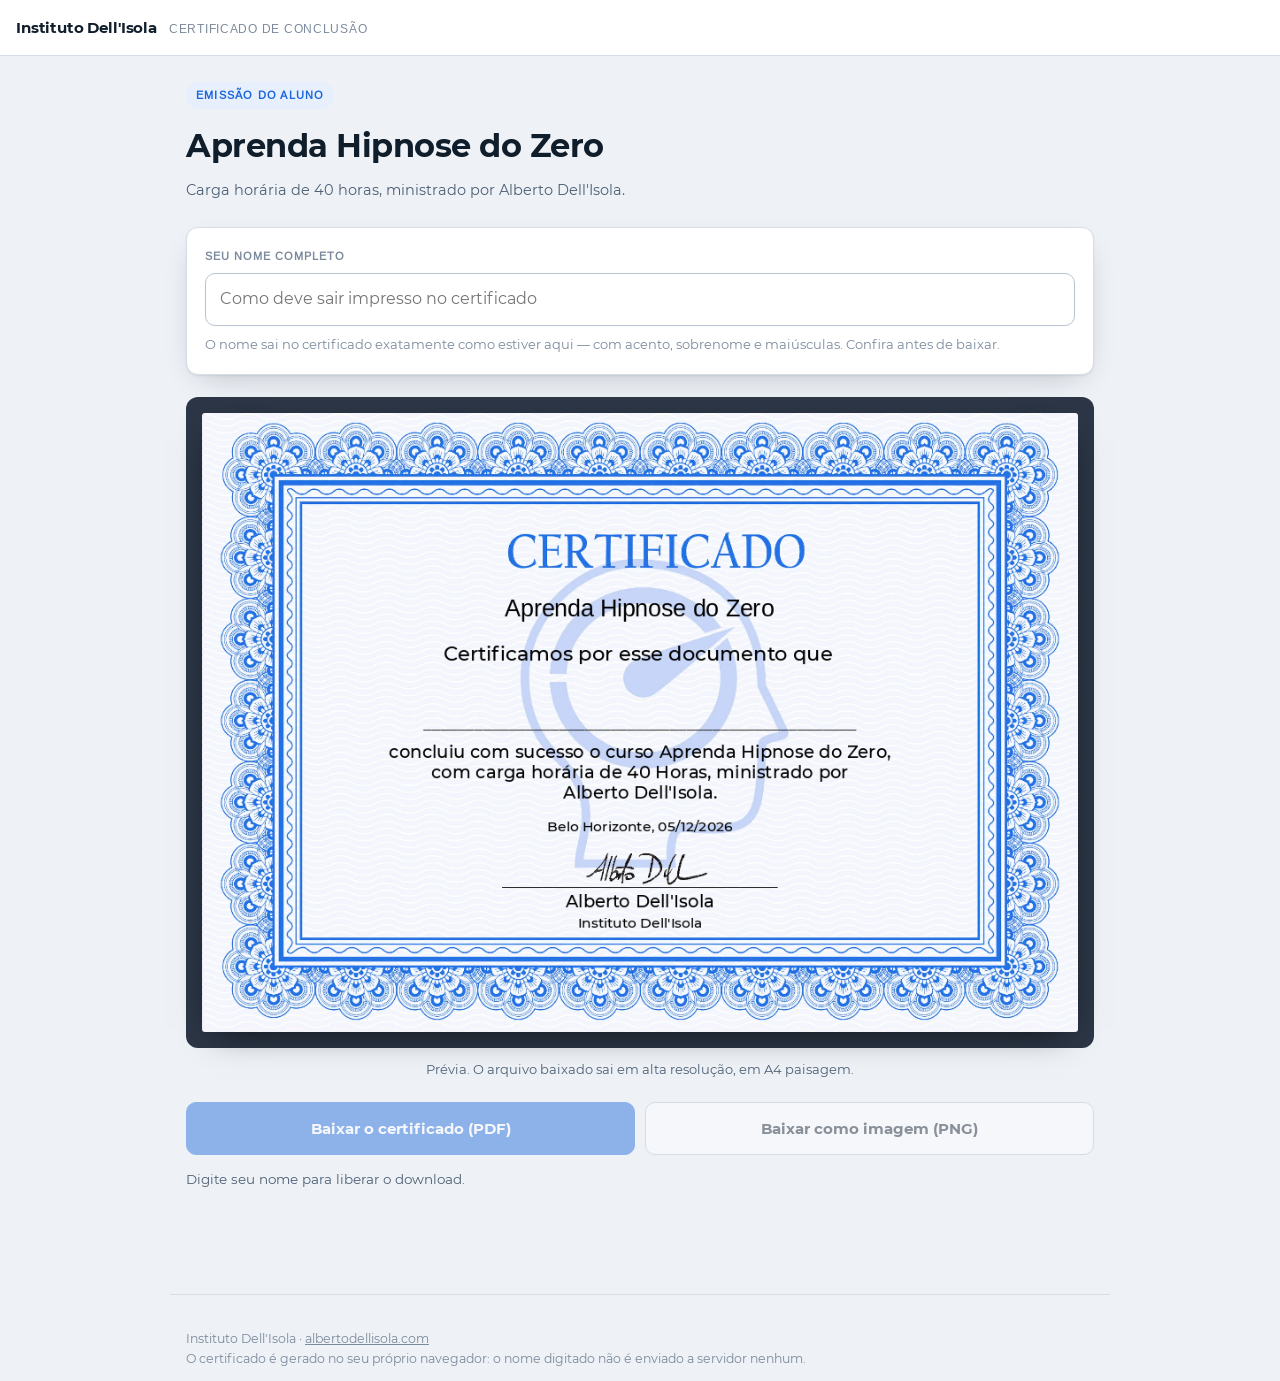
<file: certificado/index.html>
<!doctype html>
<html lang="pt-BR">
<meta charset="utf-8">
<meta name="viewport" content="width=device-width,initial-scale=1">
<title>Certificado — Aprenda Hipnose do Zero</title>
<meta name="description" content="Emita o certificado de conclusão do curso Aprenda Hipnose do Zero, do Instituto Dell'Isola.">

<style>
@font-face{font-family:'Montserrat';font-weight:400;font-style:normal;font-display:swap;src:url(../certificados-assets/fontes/Montserrat-Regular.woff2) format('woff2')}
@font-face{font-family:'Montserrat';font-weight:500;font-style:normal;font-display:swap;src:url(../certificados-assets/fontes/Montserrat-Medium.woff2) format('woff2')}
@font-face{font-family:'Montserrat';font-weight:700;font-style:normal;font-display:swap;src:url(../certificados-assets/fontes/Montserrat-Bold.woff2) format('woff2')}
@font-face{font-family:'DancingScript';font-weight:400;font-style:normal;font-display:swap;src:url(../certificados-assets/fontes/DancingScript-Regular.woff2) format('woff2')}
@font-face{font-family:'Arimo';font-weight:400;font-style:normal;font-display:swap;src:url(../certificados-assets/fontes/Arimo-Regular.woff2) format('woff2')}

:root{
  --tinta:#101d2a; --tinta-fraca:#4c5f74; --tinta-tenue:#7b8a9c;
  --fundo:#eef1f6; --papel:#ffffff; --palco:#2c3646;
  --traco:#d6dde7; --traco-forte:#b8c4d2;
  --acento:#1A67DC; --acento-forte:#1354b6; --acento-tenue:#e7effc;
  --alerta:#a4442a; --alerta-tenue:#fbeee9;
  --sombra:0 1px 2px rgba(16,29,42,.07), 0 10px 30px -14px rgba(16,29,42,.3);
  --raio:12px;
}
@media (prefers-color-scheme:dark){
  :root:not([data-theme="light"]){
    --tinta:#e6ecf4; --tinta-fraca:#a3b1c2; --tinta-tenue:#74849a;
    --fundo:#0b1118; --papel:#141c26; --palco:#070b10;
    --traco:#233040; --traco-forte:#334357;
    --acento:#6ba3ff; --acento-forte:#8ebaff; --acento-tenue:#132131;
    --alerta:#e08a6d; --alerta-tenue:#2a1a14;
    --sombra:0 1px 2px rgba(0,0,0,.45), 0 10px 32px -14px rgba(0,0,0,.7);
  }
}
:root[data-theme="dark"]{
  --tinta:#e6ecf4; --tinta-fraca:#a3b1c2; --tinta-tenue:#74849a;
  --fundo:#0b1118; --papel:#141c26; --palco:#070b10;
  --traco:#233040; --traco-forte:#334357;
  --acento:#6ba3ff; --acento-forte:#8ebaff; --acento-tenue:#132131;
  --alerta:#e08a6d; --alerta-tenue:#2a1a14;
  --sombra:0 1px 2px rgba(0,0,0,.45), 0 10px 32px -14px rgba(0,0,0,.7);
}

*{box-sizing:border-box}
[hidden]{display:none !important}
body{
  margin:0; background:var(--fundo); color:var(--tinta);
  font-family:'Montserrat','Helvetica Neue',Arial,system-ui,sans-serif;
  font-size:15px; line-height:1.55; -webkit-font-smoothing:antialiased;
}
h1,h2{margin:0; text-wrap:balance; font-weight:700; letter-spacing:-.015em}

.topo{
  background:var(--papel); border-bottom:1px solid var(--traco);
  padding:16px 16px; display:flex; align-items:baseline; gap:12px; flex-wrap:wrap;
}
.topo .marca{font-weight:700; font-size:15px; letter-spacing:-.01em}
.topo .sub{font-family:'Arimo',Arial,sans-serif; font-size:12px; color:var(--tinta-tenue); letter-spacing:.06em; text-transform:uppercase}

main{max-width:940px; margin:0 auto; padding:26px 16px 64px}

.cabeca{margin-bottom:26px}
.cabeca .selo{
  display:inline-block; font-family:'Arimo',Arial,sans-serif; font-size:11px;
  letter-spacing:.11em; text-transform:uppercase; font-weight:700;
  color:var(--acento); background:var(--acento-tenue);
  padding:5px 10px; border-radius:99px; margin-bottom:12px;
}
.cabeca h1{font-size:clamp(23px,5.4vw,32px)}
.cabeca p{margin:8px 0 0; color:var(--tinta-fraca); font-size:14.5px}

.cartao{
  background:var(--papel); border:1px solid var(--traco); border-radius:var(--raio);
  box-shadow:var(--sombra); padding:20px 18px;
}
.rotulo{
  display:block; font-family:'Arimo',Arial,sans-serif; font-size:11px;
  letter-spacing:.09em; text-transform:uppercase; color:var(--tinta-tenue);
  font-weight:700; margin-bottom:8px;
}
.campo{
  width:100%; padding:13px 14px; border:1px solid var(--traco-forte);
  border-radius:10px; background:var(--papel); color:var(--tinta);
  font:inherit; font-size:16px;              /* 16px: abaixo disso o iOS dá zoom */
}
.campo:focus{outline:2px solid var(--acento); outline-offset:1px; border-color:var(--acento)}
.dica{margin:9px 0 0; font-size:13px; color:var(--tinta-tenue); line-height:1.45}

.aviso{
  margin:12px 0 0; padding:11px 13px; border-radius:10px; font-size:13.5px;
  background:var(--alerta-tenue); color:var(--alerta); border:1px solid currentColor;
  display:flex; gap:10px; align-items:center; flex-wrap:wrap;
}
.aviso button{
  font:inherit; font-weight:600; font-size:13px; cursor:pointer;
  background:transparent; color:inherit; border:1px solid currentColor;
  border-radius:8px; padding:5px 10px;
}

.palco{
  margin:22px 0 0; padding:16px; background:var(--palco);
  border-radius:var(--raio); display:flex; justify-content:center;
}
.palco canvas{
  width:100%; height:auto; display:block; border-radius:3px;
  box-shadow:0 10px 34px -14px rgba(0,0,0,.75);
}
.legenda{
  margin:11px 0 0; font-size:13px; color:var(--tinta-fraca);
  text-align:center; text-wrap:balance;
}

.acoes{display:flex; gap:10px; flex-wrap:wrap; margin:22px 0 0}
.bt{
  flex:1 1 210px; padding:14px 18px; border-radius:10px; border:1px solid var(--traco-forte);
  background:var(--papel); color:var(--tinta); cursor:pointer; font:inherit;
  font-weight:600; font-size:15px; display:inline-flex; align-items:center;
  justify-content:center; gap:8px;
}
.bt:hover{border-color:var(--acento); color:var(--acento)}
.bt:focus-visible{outline:2px solid var(--acento); outline-offset:2px}
.bt[disabled]{opacity:.45; cursor:not-allowed}
.bt.forte{background:var(--acento); border-color:var(--acento); color:#fff}
.bt.forte:hover:not([disabled]){background:var(--acento-forte); border-color:var(--acento-forte); color:#fff}

.recado{margin:14px 0 0; font-size:13.5px; color:var(--tinta-fraca); min-height:1.4em}

.rodape{
  margin:40px auto 0; max-width:940px; padding:22px 16px 0;
  border-top:1px solid var(--traco); color:var(--tinta-tenue); font-size:12.5px;
}
.rodape a{color:inherit}
</style>

<header class="topo">
  <span class="marca">Instituto Dell'Isola</span>
  <span class="sub">Certificado de conclusão</span>
</header>

<main>
  <div class="cabeca">
    <span class="selo">Emissão do aluno</span>
    <h1>Aprenda Hipnose do Zero</h1>
    <p id="resumo">Carga horária de 40 horas, ministrado por Alberto Dell'Isola.</p>
  </div>

  <section class="cartao">
    <label class="rotulo" for="nome">Seu nome completo</label>
    <input class="campo" id="nome" type="text" autocomplete="name" spellcheck="false" maxlength="70"
           placeholder="Como deve sair impresso no certificado">
    <p class="dica">O nome sai no certificado exatamente como estiver aqui &mdash; com acento, sobrenome e maiúsculas. Confira antes de baixar.</p>
    <div class="aviso" id="aviso" hidden>
      <span id="avisoTexto"></span>
      <button type="button" id="btArrumar">Arrumar</button>
    </div>
  </section>

  <figure class="palco" style="margin-block-end:0">
    <canvas id="tela" width="990" height="700" aria-label="Prévia do certificado"></canvas>
  </figure>
  <p class="legenda">Prévia. O arquivo baixado sai em alta resolução, em A4 paisagem.</p>

  <div class="acoes">
    <button class="bt forte" id="btPDF" disabled>Baixar o certificado (PDF)</button>
    <button class="bt" id="btPNG" disabled>Baixar como imagem (PNG)</button>
  </div>
  <p class="recado" id="recado" role="status" aria-live="polite">Digite seu nome para liberar o download.</p>
</main>

<footer class="rodape">
  <p>Instituto Dell'Isola &middot; <a href="/">albertodellisola.com</a><br>
  O certificado é gerado no seu próprio navegador: o nome digitado não é enviado a servidor nenhum.</p>
</footer>

<script src="../certificados-assets/motor.js"></script>
<script>
"use strict";

/* ========================= interface do aluno ========================= */

/* Esta página emite UM curso só. O título tem que bater com a entrada do
   catálogo no motor — se alguém renomear o curso lá, o carregamento para aqui
   em vez de emitir o certificado errado em silêncio. */
const CURSO_DESTA_PAGINA = "Aprenda Hipnose do Zero";
const CIDADE = "Belo Horizonte";

/* Resoluções do emissor: 300 dpi em A4 para o PDF, 2400 px (o do Canva) para
   o PNG — imagem de 3508 px vira arquivo grande demais para pouco ganho. */
const ESC_PDF = 2.481, ESC_PNG = 1.697, ESC_PREVIA = 0.7;

const curso = CURSOS.find(c => c.t === CURSO_DESTA_PAGINA);

function hojeISO(){
  return new Date().toLocaleDateString("sv-SE");   // AAAA-MM-DD no fuso local
}

function nomeDigitado(){
  return $("#nome").value.replace(/\s+/g, " ").trim();
}

function dados(){
  return { curso, nome: nomeDigitado(), cidade: CIDADE, dataISO: hojeISO() };
}

function dizer(t){ $("#recado").textContent = t; }

/* ---- caixa alta e caixa baixa ----
   O nome sai em letra manuscrita. FULANO DE TAL e fulano de tal saem legíveis,
   mas feios, e o aluno costuma só perceber depois de baixar. Aviso com conserto
   em um clique; nunca troco por conta própria, porque nome é do dono dele. */

const PARTICULAS = new Set(["de","da","do","das","dos","e","di","du","del","della","van","von","y"]);

function arrumarCaixa(s){
  return s.split(" ").map((p, i) => {
    const b = p.toLocaleLowerCase("pt-BR");
    if (i > 0 && PARTICULAS.has(b)) return b;
    return b.replace(/^([a-zà-ÿ])/, (m) => m.toLocaleUpperCase("pt-BR"));
  }).join(" ");
}

function conferirCaixa(){
  const n = nomeDigitado();
  const letras = n.replace(/[^a-zA-ZÀ-ÿ]/g, "");
  let recado = "";
  if (letras.length >= 3){
    if (letras === letras.toLocaleUpperCase("pt-BR")) recado = "Seu nome está todo em maiúsculas. Na letra manuscrita do certificado isso fica ruim.";
    else if (letras === letras.toLocaleLowerCase("pt-BR")) recado = "Seu nome está todo em minúsculas.";
  }
  $("#aviso").hidden = !recado;
  if (recado) $("#avisoTexto").textContent = recado;
}

$("#btArrumar").onclick = () => {
  $("#nome").value = arrumarCaixa(nomeDigitado());
  atualizar();
  $("#nome").focus();
};

/* ---- prévia ---- */

let pintando = null;

async function atualizar(){
  const n = nomeDigitado();
  const pronto = n.length >= 3;
  $("#btPDF").disabled = $("#btPNG").disabled = !pronto;
  conferirCaixa();

  const cv = $("#tela");
  cv.width  = Math.round(P_LARG * ESC_PREVIA);
  cv.height = Math.round(P_ALT  * ESC_PREVIA);
  pintando = desenhar(cv.getContext("2d"), ESC_PREVIA, dados());
  await pintando;

  if (!n) dizer("Digite seu nome para liberar o download.");
  else if (!pronto) dizer("Faltam letras no nome.");
  else dizer("");
}

/* ---- download ---- */

async function comCanvas(escala){
  const cv = document.createElement("canvas");
  cv.width  = Math.round(P_LARG * escala);
  cv.height = Math.round(P_ALT  * escala);
  await desenhar(cv.getContext("2d"), escala, dados());
  return cv;
}

async function baixando(bt, texto, tarefa){
  const rotulo = bt.textContent;
  bt.disabled = true; bt.textContent = "Gerando…"; dizer(texto);
  try {
    await tarefa();
    dizer("Pronto. O arquivo está na pasta de downloads do seu aparelho.");
  } catch (e) {
    dizer("Não deu para gerar o arquivo. Recarregue a página e tente de novo.");
    console.error(e);
  } finally {
    bt.textContent = rotulo; bt.disabled = false;
  }
}

$("#btPDF").onclick = () => baixando($("#btPDF"), "Montando o PDF…", async () => {
  const pags = await paginasDoCertificado(dados(), ESC_PDF);
  baixar(montarPDF(pags), nomeArquivo(curso, nomeDigitado(), "pdf"));
});

$("#btPNG").onclick = () => baixando($("#btPNG"), "Montando a imagem…", async () => {
  const cv = await comCanvas(ESC_PNG);
  const blob = await new Promise((ok) => cv.toBlob(ok, "image/png"));
  baixar(blob, nomeArquivo(curso, nomeDigitado(), "png"));
});

/* ---- início ---- */

$("#nome").addEventListener("input", atualizar);

(async () => {
  if (!curso){
    dizer(`O curso “${CURSO_DESTA_PAGINA}” não está no catálogo desta versão. Avise o Instituto.`);
    $("#nome").disabled = true;
    return;
  }
  $("#resumo").textContent =
    `Carga horária de ${doisDig(curso.h)} horas, ministrado por ${PROFESSOR}.`;
  await aguardarFontes();
  await atualizar();
})();
</script>
</html>
</file>
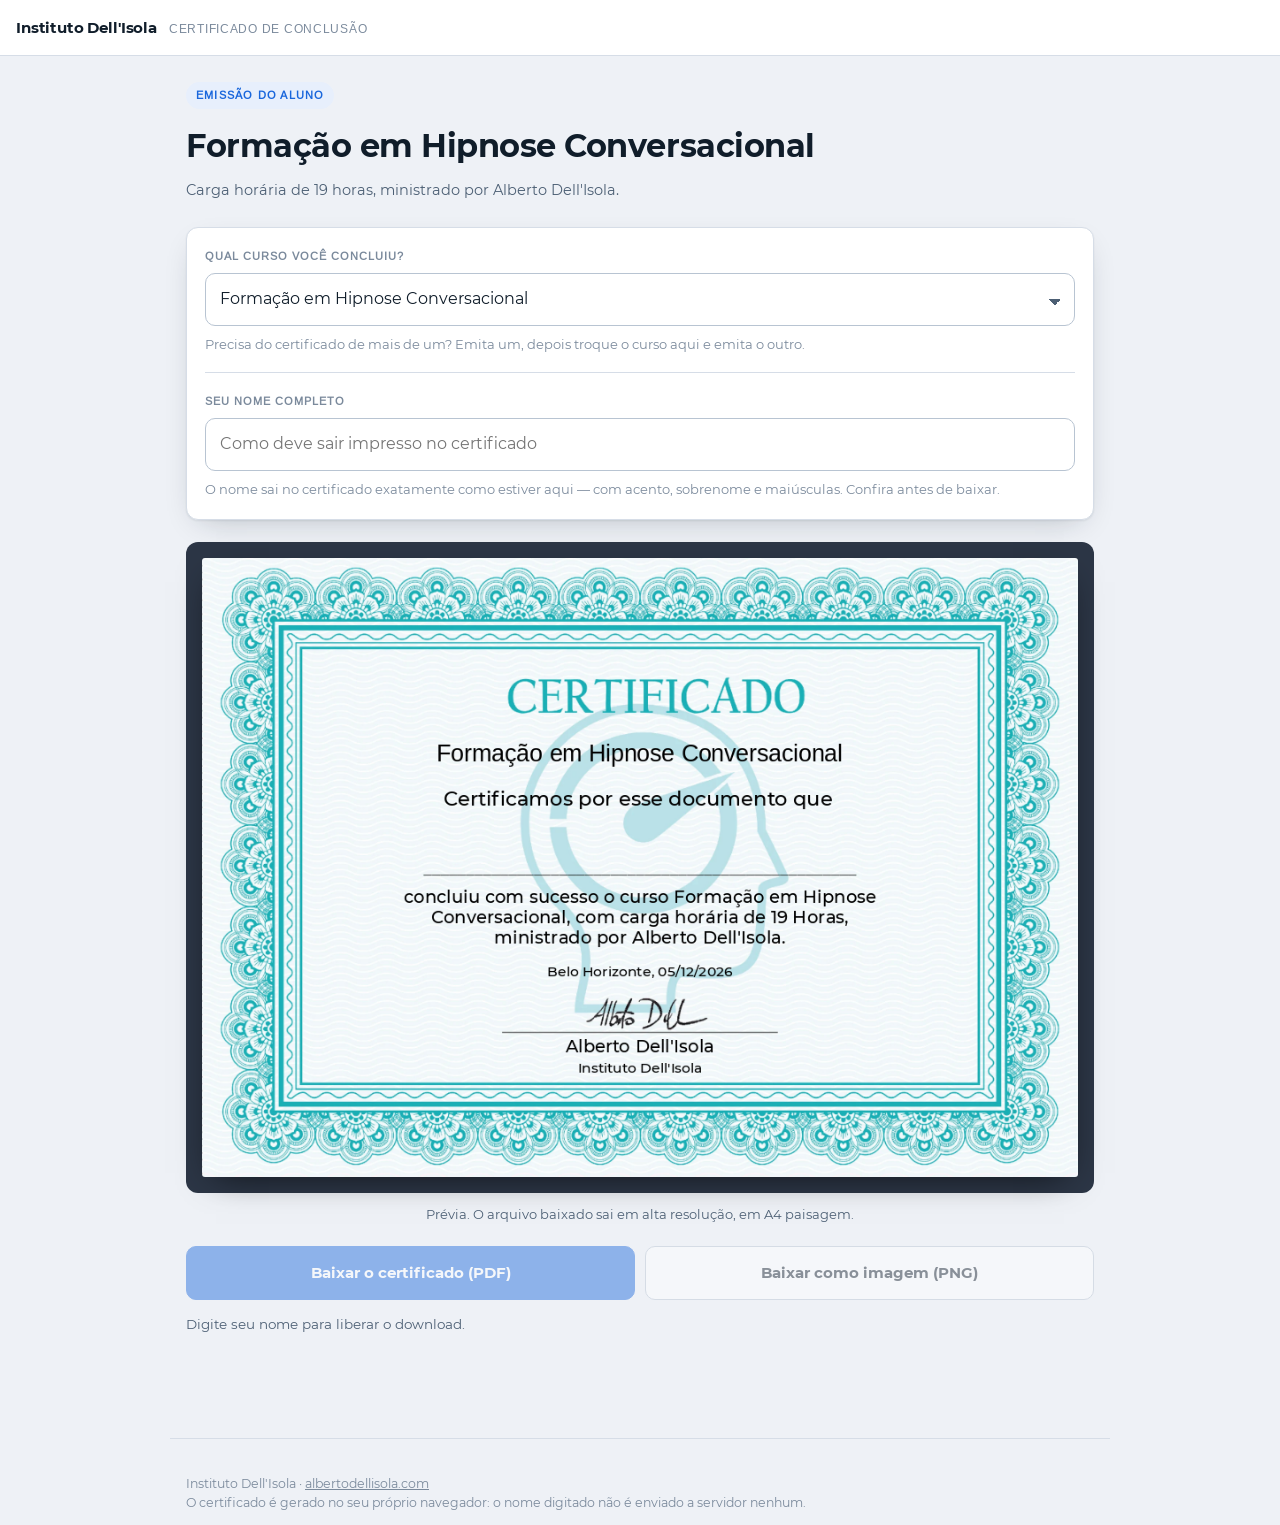
<file: conclusao/index.html>
<!doctype html>
<html lang="pt-BR">
<meta charset="utf-8">
<meta name="viewport" content="width=device-width,initial-scale=1">
<title>Certificado de conclusão</title>
<meta name="description" content="Emita o certificado de conclusão do seu curso no Instituto Dell'Isola.">

<style>
@font-face{font-family:'Montserrat';font-weight:400;font-style:normal;font-display:swap;src:url(../certificados-assets/fontes/Montserrat-Regular.woff2) format('woff2')}
@font-face{font-family:'Montserrat';font-weight:500;font-style:normal;font-display:swap;src:url(../certificados-assets/fontes/Montserrat-Medium.woff2) format('woff2')}
@font-face{font-family:'Montserrat';font-weight:700;font-style:normal;font-display:swap;src:url(../certificados-assets/fontes/Montserrat-Bold.woff2) format('woff2')}
@font-face{font-family:'DancingScript';font-weight:400;font-style:normal;font-display:swap;src:url(../certificados-assets/fontes/DancingScript-Regular.woff2) format('woff2')}
@font-face{font-family:'Arimo';font-weight:400;font-style:normal;font-display:swap;src:url(../certificados-assets/fontes/Arimo-Regular.woff2) format('woff2')}

:root{
  --tinta:#101d2a; --tinta-fraca:#4c5f74; --tinta-tenue:#7b8a9c;
  --fundo:#eef1f6; --papel:#ffffff; --palco:#2c3646;
  --traco:#d6dde7; --traco-forte:#b8c4d2;
  --acento:#1A67DC; --acento-forte:#1354b6; --acento-tenue:#e7effc;
  --alerta:#a4442a; --alerta-tenue:#fbeee9;
  --sombra:0 1px 2px rgba(16,29,42,.07), 0 10px 30px -14px rgba(16,29,42,.3);
  --raio:12px;
}
@media (prefers-color-scheme:dark){
  :root:not([data-theme="light"]){
    --tinta:#e6ecf4; --tinta-fraca:#a3b1c2; --tinta-tenue:#74849a;
    --fundo:#0b1118; --papel:#141c26; --palco:#070b10;
    --traco:#233040; --traco-forte:#334357;
    --acento:#6ba3ff; --acento-forte:#8ebaff; --acento-tenue:#132131;
    --alerta:#e08a6d; --alerta-tenue:#2a1a14;
    --sombra:0 1px 2px rgba(0,0,0,.45), 0 10px 32px -14px rgba(0,0,0,.7);
  }
}
:root[data-theme="dark"]{
  --tinta:#e6ecf4; --tinta-fraca:#a3b1c2; --tinta-tenue:#74849a;
  --fundo:#0b1118; --papel:#141c26; --palco:#070b10;
  --traco:#233040; --traco-forte:#334357;
  --acento:#6ba3ff; --acento-forte:#8ebaff; --acento-tenue:#132131;
  --alerta:#e08a6d; --alerta-tenue:#2a1a14;
  --sombra:0 1px 2px rgba(0,0,0,.45), 0 10px 32px -14px rgba(0,0,0,.7);
}

*{box-sizing:border-box}
[hidden]{display:none !important}
body{
  margin:0; background:var(--fundo); color:var(--tinta);
  font-family:'Montserrat','Helvetica Neue',Arial,system-ui,sans-serif;
  font-size:15px; line-height:1.55; -webkit-font-smoothing:antialiased;
}
h1,h2{margin:0; text-wrap:balance; font-weight:700; letter-spacing:-.015em}

.topo{
  background:var(--papel); border-bottom:1px solid var(--traco);
  padding:16px 16px; display:flex; align-items:baseline; gap:12px; flex-wrap:wrap;
}
.topo .marca{font-weight:700; font-size:15px; letter-spacing:-.01em}
.topo .sub{font-family:'Arimo',Arial,sans-serif; font-size:12px; color:var(--tinta-tenue); letter-spacing:.06em; text-transform:uppercase}

main{max-width:940px; margin:0 auto; padding:26px 16px 64px}

.cabeca{margin-bottom:26px}
.cabeca .selo{
  display:inline-block; font-family:'Arimo',Arial,sans-serif; font-size:11px;
  letter-spacing:.11em; text-transform:uppercase; font-weight:700;
  color:var(--acento); background:var(--acento-tenue);
  padding:5px 10px; border-radius:99px; margin-bottom:12px;
}
.cabeca h1{font-size:clamp(23px,5.4vw,32px)}
.cabeca p{margin:8px 0 0; color:var(--tinta-fraca); font-size:14.5px}

.cartao{
  background:var(--papel); border:1px solid var(--traco); border-radius:var(--raio);
  box-shadow:var(--sombra); padding:20px 18px;
}
.rotulo{
  display:block; font-family:'Arimo',Arial,sans-serif; font-size:11px;
  letter-spacing:.09em; text-transform:uppercase; color:var(--tinta-tenue);
  font-weight:700; margin-bottom:8px;
}
.campo{
  width:100%; padding:13px 14px; border:1px solid var(--traco-forte);
  border-radius:10px; background:var(--papel); color:var(--tinta);
  font:inherit; font-size:16px;              /* 16px: abaixo disso o iOS dá zoom */
}
.campo:focus{outline:2px solid var(--acento); outline-offset:1px; border-color:var(--acento)}
.dica{margin:9px 0 0; font-size:13px; color:var(--tinta-tenue); line-height:1.45}
.grupoCurso{margin:0 0 20px; padding:0 0 18px; border-bottom:1px solid var(--traco)}
select.campo{
  appearance:none; padding-right:36px; cursor:pointer;
  background-image:linear-gradient(45deg,transparent 50%,var(--tinta-fraca) 50%),
                   linear-gradient(135deg,var(--tinta-fraca) 50%,transparent 50%);
  background-position:calc(100% - 19px) calc(50% + 2px),calc(100% - 13px) calc(50% + 2px);
  background-size:6px 6px,6px 6px; background-repeat:no-repeat;
}

.aviso{
  margin:12px 0 0; padding:11px 13px; border-radius:10px; font-size:13.5px;
  background:var(--alerta-tenue); color:var(--alerta); border:1px solid currentColor;
  display:flex; gap:10px; align-items:center; flex-wrap:wrap;
}
.aviso button{
  font:inherit; font-weight:600; font-size:13px; cursor:pointer;
  background:transparent; color:inherit; border:1px solid currentColor;
  border-radius:8px; padding:5px 10px;
}

.palco{
  margin:22px 0 0; padding:16px; background:var(--palco);
  border-radius:var(--raio); display:flex; justify-content:center;
}
.palco canvas{
  width:100%; height:auto; display:block; border-radius:3px;
  box-shadow:0 10px 34px -14px rgba(0,0,0,.75);
}
.legenda{
  margin:11px 0 0; font-size:13px; color:var(--tinta-fraca);
  text-align:center; text-wrap:balance;
}

.acoes{display:flex; gap:10px; flex-wrap:wrap; margin:22px 0 0}
.bt{
  flex:1 1 210px; padding:14px 18px; border-radius:10px; border:1px solid var(--traco-forte);
  background:var(--papel); color:var(--tinta); cursor:pointer; font:inherit;
  font-weight:600; font-size:15px; display:inline-flex; align-items:center;
  justify-content:center; gap:8px;
}
.bt:hover{border-color:var(--acento); color:var(--acento)}
.bt:focus-visible{outline:2px solid var(--acento); outline-offset:2px}
.bt[disabled]{opacity:.45; cursor:not-allowed}
.bt.forte{background:var(--acento); border-color:var(--acento); color:#fff}
.bt.forte:hover:not([disabled]){background:var(--acento-forte); border-color:var(--acento-forte); color:#fff}

.recado{margin:14px 0 0; font-size:13.5px; color:var(--tinta-fraca); min-height:1.4em}

.rodape{
  margin:40px auto 0; max-width:940px; padding:22px 16px 0;
  border-top:1px solid var(--traco); color:var(--tinta-tenue); font-size:12.5px;
}
.rodape a{color:inherit}
</style>

<header class="topo">
  <span class="marca">Instituto Dell'Isola</span>
  <span class="sub">Certificado de conclusão</span>
</header>

<main>
  <div class="cabeca">
    <span class="selo">Emissão do aluno</span>
    <h1 id="titulo">Certificado de conclusão</h1>
    <p id="resumo"></p>
  </div>

  <section class="cartao">
    <div class="grupoCurso" id="grupoCurso" hidden>
      <label class="rotulo" for="curso">Qual curso você concluiu?</label>
      <select class="campo" id="curso"></select>
      <p class="dica">Precisa do certificado de mais de um? Emita um, depois troque o curso aqui e emita o outro.</p>
    </div>
    <label class="rotulo" for="nome">Seu nome completo</label>
    <input class="campo" id="nome" type="text" autocomplete="name" spellcheck="false" maxlength="70"
           placeholder="Como deve sair impresso no certificado">
    <p class="dica">O nome sai no certificado exatamente como estiver aqui &mdash; com acento, sobrenome e maiúsculas. Confira antes de baixar.</p>
    <div class="aviso" id="aviso" hidden>
      <span id="avisoTexto"></span>
      <button type="button" id="btArrumar">Arrumar</button>
    </div>
  </section>

  <figure class="palco" style="margin-block-end:0">
    <canvas id="tela" width="990" height="700" aria-label="Prévia do certificado"></canvas>
  </figure>
  <p class="legenda">Prévia. O arquivo baixado sai em alta resolução, em A4 paisagem.</p>

  <div class="acoes">
    <button class="bt forte" id="btPDF" disabled>Baixar o certificado (PDF)</button>
    <button class="bt" id="btPNG" disabled>Baixar como imagem (PNG)</button>
  </div>
  <p class="recado" id="recado" role="status" aria-live="polite">Digite seu nome para liberar o download.</p>
</main>

<footer class="rodape">
  <p>Instituto Dell'Isola &middot; <a href="/">albertodellisola.com</a><br>
  O certificado é gerado no seu próprio navegador: o nome digitado não é enviado a servidor nenhum.</p>
</footer>

<script src="../certificados-assets/motor.js"></script>
<script>
"use strict";

/* ========================= interface do aluno ========================= */

/* Que cursos esta página emite. A lista vem do `fonte/paginas.json` pelo build,
   então uma página nova é uma entrada naquele arquivo — não é copiar HTML.
   Cada título tem que bater com o catálogo do motor; se alguém renomear um
   curso lá, a página para e avisa, em vez de emitir o certificado errado em
   silêncio. O gate confere isso antes, no build. */
const CURSOS_DESTA_PAGINA = ["Formação em Hipnose Conversacional", "Hipnose Para o Controle da Ansiedade", "Formação Em Terapia Online"];
const CIDADE = "Belo Horizonte";

/* Resoluções do emissor: 300 dpi em A4 para o PDF, 2400 px (o do Canva) para
   o PNG — imagem de 3508 px vira arquivo grande demais para pouco ganho. */
const ESC_PDF = 2.481, ESC_PNG = 1.697, ESC_PREVIA = 0.7;

const daPagina = CURSOS_DESTA_PAGINA.map(t => CURSOS.find(c => c.t === t));
const faltando = CURSOS_DESTA_PAGINA.filter((t, i) => !daPagina[i]);
let curso = daPagina[0];

function hojeISO(){
  return new Date().toLocaleDateString("sv-SE");   // AAAA-MM-DD no fuso local
}

function nomeDigitado(){
  return $("#nome").value.replace(/\s+/g, " ").trim();
}

function dados(){
  return { curso, nome: nomeDigitado(), cidade: CIDADE, dataISO: hojeISO() };
}

function descrever(c){
  return `Carga horária de ${doisDig(c.h)} horas, ministrado por ${PROFESSOR}.`;
}

function dizer(t){ $("#recado").textContent = t; }

/* ---- caixa alta e caixa baixa ----
   O nome sai em letra manuscrita. FULANO DE TAL e fulano de tal saem legíveis,
   mas feios, e o aluno costuma só perceber depois de baixar. Aviso com conserto
   em um clique; nunca troco por conta própria, porque nome é do dono dele. */

const PARTICULAS = new Set(["de","da","do","das","dos","e","di","du","del","della","van","von","y"]);

function arrumarCaixa(s){
  return s.split(" ").map((p, i) => {
    const b = p.toLocaleLowerCase("pt-BR");
    if (i > 0 && PARTICULAS.has(b)) return b;
    return b.replace(/^([a-zà-ÿ])/, (m) => m.toLocaleUpperCase("pt-BR"));
  }).join(" ");
}

function conferirCaixa(){
  const n = nomeDigitado();
  const letras = n.replace(/[^a-zA-ZÀ-ÿ]/g, "");
  let recado = "";
  if (letras.length >= 3){
    if (letras === letras.toLocaleUpperCase("pt-BR")) recado = "Seu nome está todo em maiúsculas. Na letra manuscrita do certificado isso fica ruim.";
    else if (letras === letras.toLocaleLowerCase("pt-BR")) recado = "Seu nome está todo em minúsculas.";
  }
  $("#aviso").hidden = !recado;
  if (recado) $("#avisoTexto").textContent = recado;
}

$("#btArrumar").onclick = () => {
  $("#nome").value = arrumarCaixa(nomeDigitado());
  atualizar();
  $("#nome").focus();
};

/* ---- prévia ---- */

let pintando = null;

async function atualizar(){
  const n = nomeDigitado();
  const pronto = n.length >= 3;
  $("#btPDF").disabled = $("#btPNG").disabled = !pronto;
  conferirCaixa();

  const cv = $("#tela");
  cv.width  = Math.round(P_LARG * ESC_PREVIA);
  cv.height = Math.round(P_ALT  * ESC_PREVIA);
  pintando = desenhar(cv.getContext("2d"), ESC_PREVIA, dados());
  await pintando;

  if (!n) dizer("Digite seu nome para liberar o download.");
  else if (!pronto) dizer("Faltam letras no nome.");
  else dizer("");
}

/* ---- download ---- */

async function comCanvas(escala){
  const cv = document.createElement("canvas");
  cv.width  = Math.round(P_LARG * escala);
  cv.height = Math.round(P_ALT  * escala);
  await desenhar(cv.getContext("2d"), escala, dados());
  return cv;
}

async function baixando(bt, texto, tarefa){
  const rotulo = bt.textContent;
  bt.disabled = true; bt.textContent = "Gerando…"; dizer(texto);
  try {
    await tarefa();
    dizer("Pronto. O arquivo está na pasta de downloads do seu aparelho.");
  } catch (e) {
    dizer("Não deu para gerar o arquivo. Recarregue a página e tente de novo.");
    console.error(e);
  } finally {
    bt.textContent = rotulo; bt.disabled = false;
  }
}

$("#btPDF").onclick = () => baixando($("#btPDF"), "Montando o PDF…", async () => {
  const pags = await paginasDoCertificado(dados(), ESC_PDF);
  baixar(montarPDF(pags), nomeArquivo(curso, nomeDigitado(), "pdf"));
});

$("#btPNG").onclick = () => baixando($("#btPNG"), "Montando a imagem…", async () => {
  const cv = await comCanvas(ESC_PNG);
  const blob = await new Promise((ok) => cv.toBlob(ok, "image/png"));
  baixar(blob, nomeArquivo(curso, nomeDigitado(), "png"));
});

/* ---- início ---- */

$("#nome").addEventListener("input", atualizar);

(async () => {
  if (faltando.length){
    dizer(`Não achei no catálogo: ${faltando.join(", ")}. Avise o Instituto.`);
    $("#nome").disabled = true;
    return;
  }

  if (daPagina.length > 1){
    const sel = $("#curso");
    daPagina.forEach((c, i) => {
      const o = document.createElement("option");
      o.value = i; o.textContent = c.t;
      sel.appendChild(o);
    });
    sel.value = "0";
    sel.addEventListener("change", async () => {
      curso = daPagina[+sel.value];
      $("#titulo").textContent = curso.t;
      $("#resumo").textContent = descrever(curso);
      await atualizar();
    });
    $("#grupoCurso").hidden = false;
  }

  $("#titulo").textContent = curso.t;
  $("#resumo").textContent = descrever(curso);
  await aguardarFontes();
  await atualizar();
})();
</script>
</html>
</file>
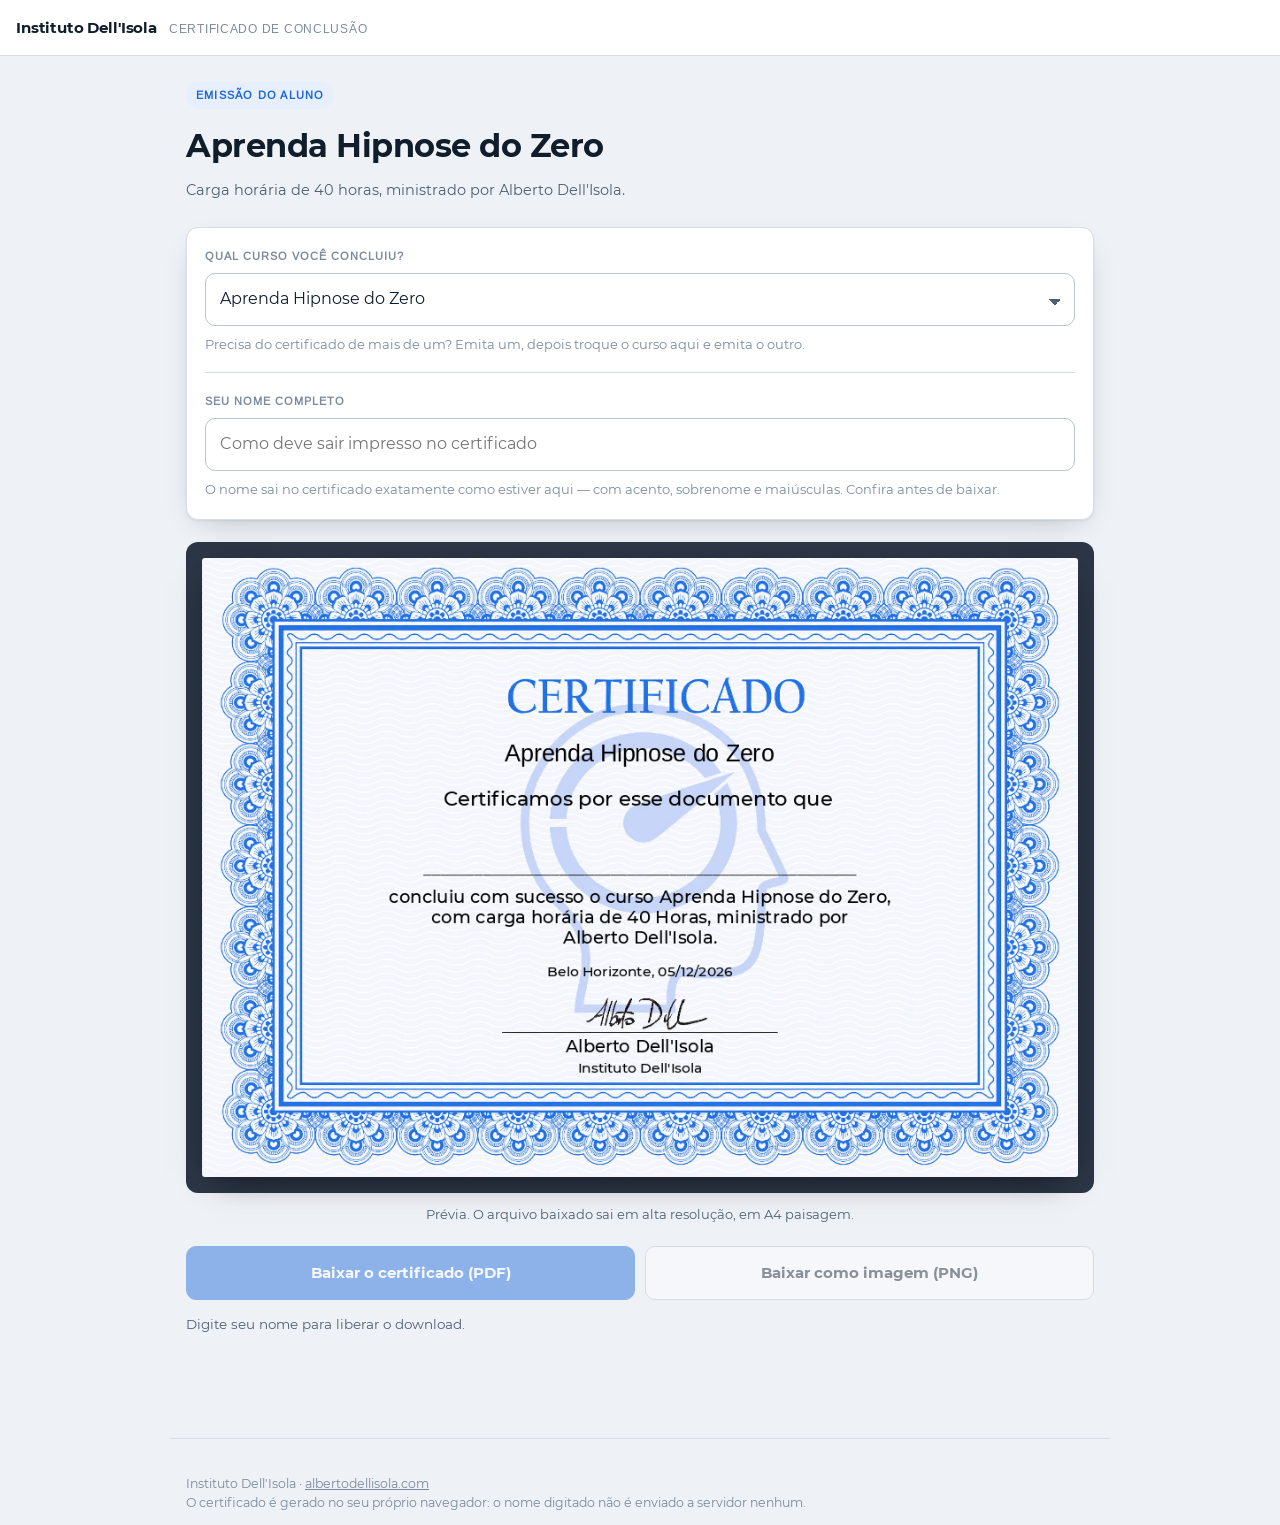
<file: diploma/index.html>
<!doctype html>
<html lang="pt-BR">
<meta charset="utf-8">
<meta name="viewport" content="width=device-width,initial-scale=1">
<title>Certificado de conclusão</title>
<meta name="description" content="Emita o certificado de conclusão do seu curso no Instituto Dell'Isola.">

<style>
@font-face{font-family:'Montserrat';font-weight:400;font-style:normal;font-display:swap;src:url(../certificados-assets/fontes/Montserrat-Regular.woff2) format('woff2')}
@font-face{font-family:'Montserrat';font-weight:500;font-style:normal;font-display:swap;src:url(../certificados-assets/fontes/Montserrat-Medium.woff2) format('woff2')}
@font-face{font-family:'Montserrat';font-weight:700;font-style:normal;font-display:swap;src:url(../certificados-assets/fontes/Montserrat-Bold.woff2) format('woff2')}
@font-face{font-family:'DancingScript';font-weight:400;font-style:normal;font-display:swap;src:url(../certificados-assets/fontes/DancingScript-Regular.woff2) format('woff2')}
@font-face{font-family:'Arimo';font-weight:400;font-style:normal;font-display:swap;src:url(../certificados-assets/fontes/Arimo-Regular.woff2) format('woff2')}

:root{
  --tinta:#101d2a; --tinta-fraca:#4c5f74; --tinta-tenue:#7b8a9c;
  --fundo:#eef1f6; --papel:#ffffff; --palco:#2c3646;
  --traco:#d6dde7; --traco-forte:#b8c4d2;
  --acento:#1A67DC; --acento-forte:#1354b6; --acento-tenue:#e7effc;
  --alerta:#a4442a; --alerta-tenue:#fbeee9;
  --sombra:0 1px 2px rgba(16,29,42,.07), 0 10px 30px -14px rgba(16,29,42,.3);
  --raio:12px;
}
@media (prefers-color-scheme:dark){
  :root:not([data-theme="light"]){
    --tinta:#e6ecf4; --tinta-fraca:#a3b1c2; --tinta-tenue:#74849a;
    --fundo:#0b1118; --papel:#141c26; --palco:#070b10;
    --traco:#233040; --traco-forte:#334357;
    --acento:#6ba3ff; --acento-forte:#8ebaff; --acento-tenue:#132131;
    --alerta:#e08a6d; --alerta-tenue:#2a1a14;
    --sombra:0 1px 2px rgba(0,0,0,.45), 0 10px 32px -14px rgba(0,0,0,.7);
  }
}
:root[data-theme="dark"]{
  --tinta:#e6ecf4; --tinta-fraca:#a3b1c2; --tinta-tenue:#74849a;
  --fundo:#0b1118; --papel:#141c26; --palco:#070b10;
  --traco:#233040; --traco-forte:#334357;
  --acento:#6ba3ff; --acento-forte:#8ebaff; --acento-tenue:#132131;
  --alerta:#e08a6d; --alerta-tenue:#2a1a14;
  --sombra:0 1px 2px rgba(0,0,0,.45), 0 10px 32px -14px rgba(0,0,0,.7);
}

*{box-sizing:border-box}
[hidden]{display:none !important}
body{
  margin:0; background:var(--fundo); color:var(--tinta);
  font-family:'Montserrat','Helvetica Neue',Arial,system-ui,sans-serif;
  font-size:15px; line-height:1.55; -webkit-font-smoothing:antialiased;
}
h1,h2{margin:0; text-wrap:balance; font-weight:700; letter-spacing:-.015em}

.topo{
  background:var(--papel); border-bottom:1px solid var(--traco);
  padding:16px 16px; display:flex; align-items:baseline; gap:12px; flex-wrap:wrap;
}
.topo .marca{font-weight:700; font-size:15px; letter-spacing:-.01em}
.topo .sub{font-family:'Arimo',Arial,sans-serif; font-size:12px; color:var(--tinta-tenue); letter-spacing:.06em; text-transform:uppercase}

main{max-width:940px; margin:0 auto; padding:26px 16px 64px}

.cabeca{margin-bottom:26px}
.cabeca .selo{
  display:inline-block; font-family:'Arimo',Arial,sans-serif; font-size:11px;
  letter-spacing:.11em; text-transform:uppercase; font-weight:700;
  color:var(--acento); background:var(--acento-tenue);
  padding:5px 10px; border-radius:99px; margin-bottom:12px;
}
.cabeca h1{font-size:clamp(23px,5.4vw,32px)}
.cabeca p{margin:8px 0 0; color:var(--tinta-fraca); font-size:14.5px}

.cartao{
  background:var(--papel); border:1px solid var(--traco); border-radius:var(--raio);
  box-shadow:var(--sombra); padding:20px 18px;
}
.rotulo{
  display:block; font-family:'Arimo',Arial,sans-serif; font-size:11px;
  letter-spacing:.09em; text-transform:uppercase; color:var(--tinta-tenue);
  font-weight:700; margin-bottom:8px;
}
.campo{
  width:100%; padding:13px 14px; border:1px solid var(--traco-forte);
  border-radius:10px; background:var(--papel); color:var(--tinta);
  font:inherit; font-size:16px;              /* 16px: abaixo disso o iOS dá zoom */
}
.campo:focus{outline:2px solid var(--acento); outline-offset:1px; border-color:var(--acento)}
.dica{margin:9px 0 0; font-size:13px; color:var(--tinta-tenue); line-height:1.45}
.grupoCurso{margin:0 0 20px; padding:0 0 18px; border-bottom:1px solid var(--traco)}
select.campo{
  appearance:none; padding-right:36px; cursor:pointer;
  background-image:linear-gradient(45deg,transparent 50%,var(--tinta-fraca) 50%),
                   linear-gradient(135deg,var(--tinta-fraca) 50%,transparent 50%);
  background-position:calc(100% - 19px) calc(50% + 2px),calc(100% - 13px) calc(50% + 2px);
  background-size:6px 6px,6px 6px; background-repeat:no-repeat;
}

.aviso{
  margin:12px 0 0; padding:11px 13px; border-radius:10px; font-size:13.5px;
  background:var(--alerta-tenue); color:var(--alerta); border:1px solid currentColor;
  display:flex; gap:10px; align-items:center; flex-wrap:wrap;
}
.aviso button{
  font:inherit; font-weight:600; font-size:13px; cursor:pointer;
  background:transparent; color:inherit; border:1px solid currentColor;
  border-radius:8px; padding:5px 10px;
}

.palco{
  margin:22px 0 0; padding:16px; background:var(--palco);
  border-radius:var(--raio); display:flex; justify-content:center;
}
.palco canvas{
  width:100%; height:auto; display:block; border-radius:3px;
  box-shadow:0 10px 34px -14px rgba(0,0,0,.75);
}
.legenda{
  margin:11px 0 0; font-size:13px; color:var(--tinta-fraca);
  text-align:center; text-wrap:balance;
}

.acoes{display:flex; gap:10px; flex-wrap:wrap; margin:22px 0 0}
.bt{
  flex:1 1 210px; padding:14px 18px; border-radius:10px; border:1px solid var(--traco-forte);
  background:var(--papel); color:var(--tinta); cursor:pointer; font:inherit;
  font-weight:600; font-size:15px; display:inline-flex; align-items:center;
  justify-content:center; gap:8px;
}
.bt:hover{border-color:var(--acento); color:var(--acento)}
.bt:focus-visible{outline:2px solid var(--acento); outline-offset:2px}
.bt[disabled]{opacity:.45; cursor:not-allowed}
.bt.forte{background:var(--acento); border-color:var(--acento); color:#fff}
.bt.forte:hover:not([disabled]){background:var(--acento-forte); border-color:var(--acento-forte); color:#fff}

.recado{margin:14px 0 0; font-size:13.5px; color:var(--tinta-fraca); min-height:1.4em}

.rodape{
  margin:40px auto 0; max-width:940px; padding:22px 16px 0;
  border-top:1px solid var(--traco); color:var(--tinta-tenue); font-size:12.5px;
}
.rodape a{color:inherit}
</style>

<header class="topo">
  <span class="marca">Instituto Dell'Isola</span>
  <span class="sub">Certificado de conclusão</span>
</header>

<main>
  <div class="cabeca">
    <span class="selo">Emissão do aluno</span>
    <h1 id="titulo">Certificado de conclusão</h1>
    <p id="resumo"></p>
  </div>

  <section class="cartao">
    <div class="grupoCurso" id="grupoCurso" hidden>
      <label class="rotulo" for="curso">Qual curso você concluiu?</label>
      <select class="campo" id="curso"></select>
      <p class="dica">Precisa do certificado de mais de um? Emita um, depois troque o curso aqui e emita o outro.</p>
    </div>
    <label class="rotulo" for="nome">Seu nome completo</label>
    <input class="campo" id="nome" type="text" autocomplete="name" spellcheck="false" maxlength="70"
           placeholder="Como deve sair impresso no certificado">
    <p class="dica">O nome sai no certificado exatamente como estiver aqui &mdash; com acento, sobrenome e maiúsculas. Confira antes de baixar.</p>
    <div class="aviso" id="aviso" hidden>
      <span id="avisoTexto"></span>
      <button type="button" id="btArrumar">Arrumar</button>
    </div>
  </section>

  <figure class="palco" style="margin-block-end:0">
    <canvas id="tela" width="990" height="700" aria-label="Prévia do certificado"></canvas>
  </figure>
  <p class="legenda">Prévia. O arquivo baixado sai em alta resolução, em A4 paisagem.</p>

  <div class="acoes">
    <button class="bt forte" id="btPDF" disabled>Baixar o certificado (PDF)</button>
    <button class="bt" id="btPNG" disabled>Baixar como imagem (PNG)</button>
  </div>
  <p class="recado" id="recado" role="status" aria-live="polite">Digite seu nome para liberar o download.</p>
</main>

<footer class="rodape">
  <p>Instituto Dell'Isola &middot; <a href="/">albertodellisola.com</a><br>
  O certificado é gerado no seu próprio navegador: o nome digitado não é enviado a servidor nenhum.</p>
</footer>

<script src="../certificados-assets/motor.js"></script>
<script>
"use strict";

/* ========================= interface do aluno ========================= */

/* Que cursos esta página emite. A lista vem do `fonte/paginas.json` pelo build,
   então uma página nova é uma entrada naquele arquivo — não é copiar HTML.
   Cada título tem que bater com o catálogo do motor; se alguém renomear um
   curso lá, a página para e avisa, em vez de emitir o certificado errado em
   silêncio. O gate confere isso antes, no build. */
const CURSOS_DESTA_PAGINA = ["Aprenda Hipnose do Zero", "Imersão Em Hipnose Para Manejo de Dor", "Auto-Hipnose Científica", "Hipnose Para o Controle da Ansiedade", "Hipnose Não Verbal E Neurociências", "Hipnose Para Tratar Vícios"];
const CIDADE = "Belo Horizonte";

/* Resoluções do emissor: 300 dpi em A4 para o PDF, 2400 px (o do Canva) para
   o PNG — imagem de 3508 px vira arquivo grande demais para pouco ganho. */
const ESC_PDF = 2.481, ESC_PNG = 1.697, ESC_PREVIA = 0.7;

const daPagina = CURSOS_DESTA_PAGINA.map(t => CURSOS.find(c => c.t === t));
const faltando = CURSOS_DESTA_PAGINA.filter((t, i) => !daPagina[i]);
let curso = daPagina[0];

function hojeISO(){
  return new Date().toLocaleDateString("sv-SE");   // AAAA-MM-DD no fuso local
}

function nomeDigitado(){
  return $("#nome").value.replace(/\s+/g, " ").trim();
}

function dados(){
  return { curso, nome: nomeDigitado(), cidade: CIDADE, dataISO: hojeISO() };
}

function descrever(c){
  return `Carga horária de ${doisDig(c.h)} horas, ministrado por ${PROFESSOR}.`;
}

function dizer(t){ $("#recado").textContent = t; }

/* ---- caixa alta e caixa baixa ----
   O nome sai em letra manuscrita. FULANO DE TAL e fulano de tal saem legíveis,
   mas feios, e o aluno costuma só perceber depois de baixar. Aviso com conserto
   em um clique; nunca troco por conta própria, porque nome é do dono dele. */

const PARTICULAS = new Set(["de","da","do","das","dos","e","di","du","del","della","van","von","y"]);

function arrumarCaixa(s){
  return s.split(" ").map((p, i) => {
    const b = p.toLocaleLowerCase("pt-BR");
    if (i > 0 && PARTICULAS.has(b)) return b;
    return b.replace(/^([a-zà-ÿ])/, (m) => m.toLocaleUpperCase("pt-BR"));
  }).join(" ");
}

function conferirCaixa(){
  const n = nomeDigitado();
  const letras = n.replace(/[^a-zA-ZÀ-ÿ]/g, "");
  let recado = "";
  if (letras.length >= 3){
    if (letras === letras.toLocaleUpperCase("pt-BR")) recado = "Seu nome está todo em maiúsculas. Na letra manuscrita do certificado isso fica ruim.";
    else if (letras === letras.toLocaleLowerCase("pt-BR")) recado = "Seu nome está todo em minúsculas.";
  }
  $("#aviso").hidden = !recado;
  if (recado) $("#avisoTexto").textContent = recado;
}

$("#btArrumar").onclick = () => {
  $("#nome").value = arrumarCaixa(nomeDigitado());
  atualizar();
  $("#nome").focus();
};

/* ---- prévia ---- */

let pintando = null;

async function atualizar(){
  const n = nomeDigitado();
  const pronto = n.length >= 3;
  $("#btPDF").disabled = $("#btPNG").disabled = !pronto;
  conferirCaixa();

  const cv = $("#tela");
  cv.width  = Math.round(P_LARG * ESC_PREVIA);
  cv.height = Math.round(P_ALT  * ESC_PREVIA);
  pintando = desenhar(cv.getContext("2d"), ESC_PREVIA, dados());
  await pintando;

  if (!n) dizer("Digite seu nome para liberar o download.");
  else if (!pronto) dizer("Faltam letras no nome.");
  else dizer("");
}

/* ---- download ---- */

async function comCanvas(escala){
  const cv = document.createElement("canvas");
  cv.width  = Math.round(P_LARG * escala);
  cv.height = Math.round(P_ALT  * escala);
  await desenhar(cv.getContext("2d"), escala, dados());
  return cv;
}

async function baixando(bt, texto, tarefa){
  const rotulo = bt.textContent;
  bt.disabled = true; bt.textContent = "Gerando…"; dizer(texto);
  try {
    await tarefa();
    dizer("Pronto. O arquivo está na pasta de downloads do seu aparelho.");
  } catch (e) {
    dizer("Não deu para gerar o arquivo. Recarregue a página e tente de novo.");
    console.error(e);
  } finally {
    bt.textContent = rotulo; bt.disabled = false;
  }
}

$("#btPDF").onclick = () => baixando($("#btPDF"), "Montando o PDF…", async () => {
  const pags = await paginasDoCertificado(dados(), ESC_PDF);
  baixar(montarPDF(pags), nomeArquivo(curso, nomeDigitado(), "pdf"));
});

$("#btPNG").onclick = () => baixando($("#btPNG"), "Montando a imagem…", async () => {
  const cv = await comCanvas(ESC_PNG);
  const blob = await new Promise((ok) => cv.toBlob(ok, "image/png"));
  baixar(blob, nomeArquivo(curso, nomeDigitado(), "png"));
});

/* ---- início ---- */

$("#nome").addEventListener("input", atualizar);

(async () => {
  if (faltando.length){
    dizer(`Não achei no catálogo: ${faltando.join(", ")}. Avise o Instituto.`);
    $("#nome").disabled = true;
    return;
  }

  if (daPagina.length > 1){
    const sel = $("#curso");
    daPagina.forEach((c, i) => {
      const o = document.createElement("option");
      o.value = i; o.textContent = c.t;
      sel.appendChild(o);
    });
    sel.value = "0";
    sel.addEventListener("change", async () => {
      curso = daPagina[+sel.value];
      $("#titulo").textContent = curso.t;
      $("#resumo").textContent = descrever(curso);
      await atualizar();
    });
    $("#grupoCurso").hidden = false;
  }

  $("#titulo").textContent = curso.t;
  $("#resumo").textContent = descrever(curso);
  await aguardarFontes();
  await atualizar();
})();
</script>
</html>
</file>
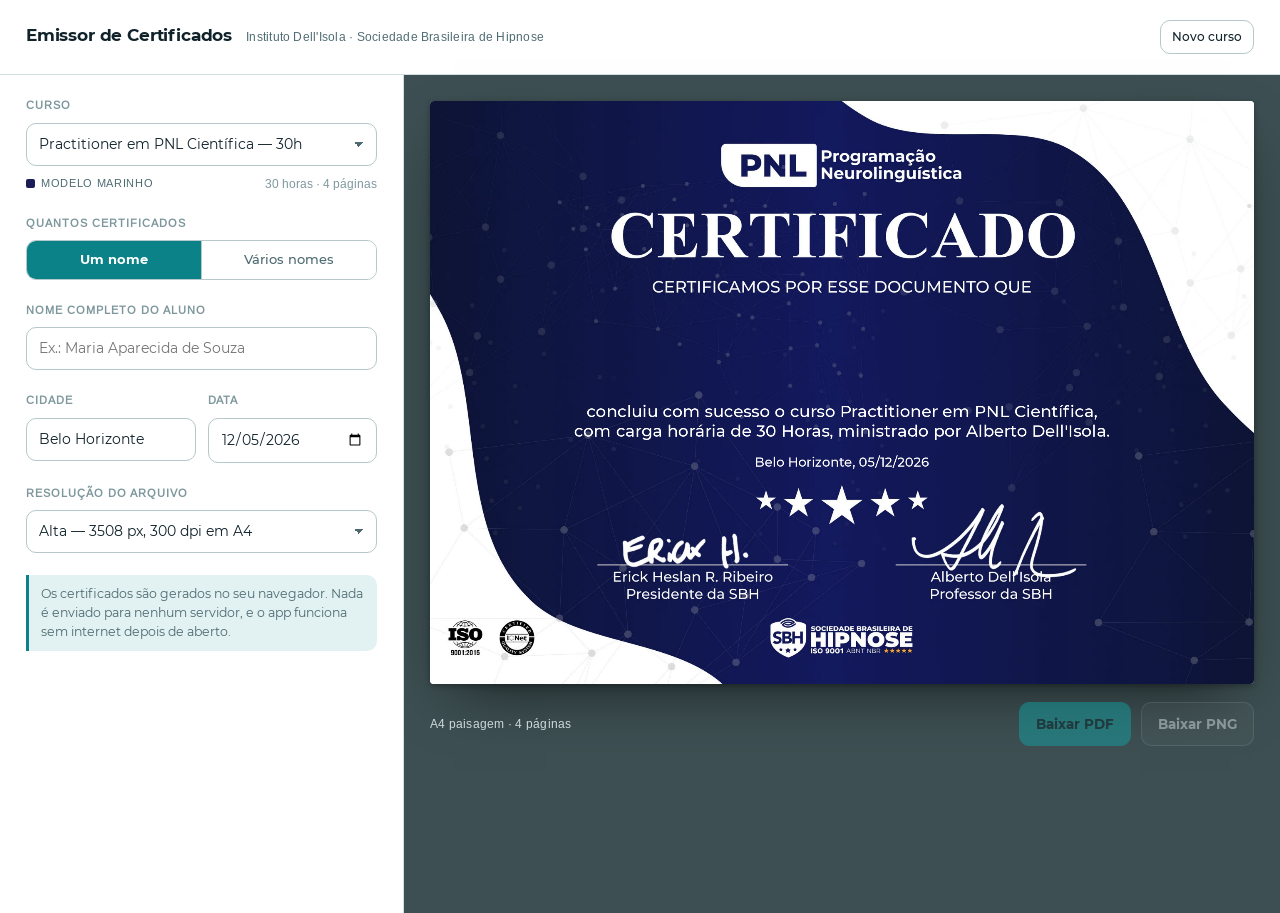
<file: emissor-3f9b2ad7/index.html>
<!doctype html>
<html lang="pt-BR">
<meta charset="utf-8">
<meta name="viewport" content="width=device-width,initial-scale=1">
<meta name="robots" content="noindex,nofollow">
<title>Emissor de Certificados — Instituto Dell'Isola</title>

<style>
@font-face{font-family:'Montserrat';font-weight:400;font-style:normal;font-display:block;src:url(../certificados-assets/fontes/Montserrat-Regular.woff2) format('woff2')}
@font-face{font-family:'Montserrat';font-weight:500;font-style:normal;font-display:block;src:url(../certificados-assets/fontes/Montserrat-Medium.woff2) format('woff2')}
@font-face{font-family:'Montserrat';font-weight:700;font-style:normal;font-display:block;src:url(../certificados-assets/fontes/Montserrat-Bold.woff2) format('woff2')}
@font-face{font-family:'DancingScript';font-weight:400;font-style:normal;font-display:block;src:url(../certificados-assets/fontes/DancingScript-Regular.woff2) format('woff2')}
@font-face{font-family:'Arimo';font-weight:400;font-style:normal;font-display:block;src:url(../certificados-assets/fontes/Arimo-Regular.woff2) format('woff2')}

:root{
  --tinta:#10222a; --tinta-fraca:#4d6a71; --tinta-tenue:#7d979d;
  --fundo:#eef3f3; --papel:#ffffff; --palco:#3d4f52;
  --traco:#d2dedf; --traco-forte:#b6c8ca;
  --acento:#0b8287; --acento-forte:#096b70; --acento-tenue:#e2f1f1;
  --turquesa:#10a8ac; --dourado:#a9862f; --marinho:#1c1d57;
  --alerta:#a4442a;
  --sombra:0 1px 2px rgba(16,34,42,.07), 0 8px 24px -12px rgba(16,34,42,.22);
  --raio:10px;
}
@media (prefers-color-scheme:dark){
  :root:not([data-theme="light"]){
    --tinta:#e2eeee; --tinta-fraca:#9db2b6; --tinta-tenue:#6f878c;
    --fundo:#0c1517; --papel:#141f22; --palco:#080f10;
    --traco:#233437; --traco-forte:#31474b;
    --acento:#2cc0c5; --acento-forte:#4dd4d8; --acento-tenue:#132a2b;
    --turquesa:#2cc0c5; --dourado:#d0a84a; --marinho:#8b8ee0;
    --alerta:#e08a6d;
    --sombra:0 1px 2px rgba(0,0,0,.4), 0 8px 28px -12px rgba(0,0,0,.6);
  }
}
:root[data-theme="dark"]{
  --tinta:#e2eeee; --tinta-fraca:#9db2b6; --tinta-tenue:#6f878c;
  --fundo:#0c1517; --papel:#141f22; --palco:#080f10;
  --traco:#233437; --traco-forte:#31474b;
  --acento:#2cc0c5; --acento-forte:#4dd4d8; --acento-tenue:#132a2b;
  --turquesa:#2cc0c5; --dourado:#d0a84a; --marinho:#8b8ee0;
  --alerta:#e08a6d;
  --sombra:0 1px 2px rgba(0,0,0,.4), 0 8px 28px -12px rgba(0,0,0,.6);
}

*{box-sizing:border-box}
/* .grupo/.bt definem display, que venceria o [hidden] da folha do navegador */
[hidden]{display:none !important}
body{
  margin:0; background:var(--fundo); color:var(--tinta);
  font-family:'Montserrat',system-ui,sans-serif; font-size:14px; line-height:1.5;
  -webkit-font-smoothing:antialiased;
}
h1,h2,h3{margin:0; text-wrap:balance; font-weight:700; letter-spacing:-.01em}
button,input,select,textarea{font:inherit; color:inherit}

/* ---------- cabeçalho ---------- */
.topo{
  display:flex; align-items:baseline; gap:14px; flex-wrap:wrap;
  padding:20px 26px; border-bottom:1px solid var(--traco); background:var(--papel);
}
.topo h1{font-size:17px}
.topo .sub{
  font-family:'Arimo',sans-serif; font-size:12px; color:var(--tinta-fraca);
  letter-spacing:.02em;
}
.topo .dir{margin-left:auto; display:flex; gap:8px; align-items:center}

/* ---------- estrutura ---------- */
.corpo{display:grid; grid-template-columns:404px 1fr; align-items:start; min-height:calc(100vh - 62px)}
.painel{
  padding:22px 26px 40px; display:flex; flex-direction:column; gap:22px;
  border-right:1px solid var(--traco); background:var(--papel);
  position:sticky; top:0; max-height:100vh; overflow-y:auto;
  min-height:calc(100vh - 62px);
}
.palco{
  padding:26px; background:var(--palco);
  display:flex; flex-direction:column; gap:18px; align-items:center;
  min-height:calc(100vh - 62px);
}
@media (max-width:900px){
  .corpo{grid-template-columns:1fr}
  .painel{position:static; max-height:none; border-right:0; border-bottom:1px solid var(--traco)}
  .palco{min-height:0}
}

/* ---------- campos ---------- */
.grupo{display:flex; flex-direction:column; gap:9px}
.rotulo{
  font-family:'Arimo',sans-serif; font-size:11px; letter-spacing:.09em;
  text-transform:uppercase; color:var(--tinta-tenue); font-weight:700;
}
.campo{
  width:100%; padding:10px 12px; border:1px solid var(--traco-forte); border-radius:var(--raio);
  background:var(--papel); color:var(--tinta); font-size:14px;
}
select.campo{appearance:none; background-image:linear-gradient(45deg,transparent 50%,var(--tinta-fraca) 50%),linear-gradient(135deg,var(--tinta-fraca) 50%,transparent 50%); background-position:calc(100% - 17px) 18px,calc(100% - 12px) 18px; background-size:5px 5px,5px 5px; background-repeat:no-repeat; padding-right:34px}
textarea.campo{resize:vertical; min-height:132px; line-height:1.65; font-size:13.5px}
.campo:focus-visible, .campo:focus{outline:2px solid var(--acento); outline-offset:1px; border-color:var(--acento)}
.dica{font-size:12px; color:var(--tinta-tenue); line-height:1.45}
.linha2{display:grid; grid-template-columns:1fr 1fr; gap:12px}

/* segmentado */
.seg{display:flex; border:1px solid var(--traco-forte); border-radius:var(--raio); overflow:hidden}
.seg button{
  flex:1; padding:9px 6px; border:0; background:var(--papel); color:var(--tinta-fraca);
  cursor:pointer; font-size:13px; font-weight:500;
}
.seg button+button{border-left:1px solid var(--traco-forte)}
.seg button[aria-pressed="true"]{background:var(--acento); color:#fff; font-weight:600}
.seg button:focus-visible{outline:2px solid var(--acento); outline-offset:-3px}

/* botões */
.bt{
  padding:11px 16px; border-radius:var(--raio); border:1px solid var(--traco-forte);
  background:var(--papel); color:var(--tinta); cursor:pointer; font-weight:600; font-size:13.5px;
  display:inline-flex; align-items:center; justify-content:center; gap:8px;
}
.bt:hover{border-color:var(--acento); color:var(--acento)}
.bt:focus-visible{outline:2px solid var(--acento); outline-offset:2px}
.bt[disabled]{opacity:.45; cursor:not-allowed}
.bt.forte{background:var(--acento); border-color:var(--acento); color:#fff}
.bt.forte:hover{background:var(--acento-forte); border-color:var(--acento-forte); color:#fff}
.bt.mini{padding:7px 11px; font-size:12px; font-weight:500}

/* amostras de cor */
.cores{display:flex; flex-wrap:wrap; gap:7px}
.cores button{
  display:flex; align-items:center; gap:7px; padding:6px 10px 6px 7px; cursor:pointer;
  border:1px solid var(--traco-forte); border-radius:999px; background:var(--papel);
  color:var(--tinta-fraca); font-size:12.5px; font-weight:500;
}
.cores button::before{
  content:""; width:13px; height:13px; border-radius:50%;
  background:var(--amostra); box-shadow:inset 0 0 0 1px rgba(0,0,0,.12);
}
.cores button:hover{border-color:var(--tinta-tenue); color:var(--tinta)}
.cores button:focus-visible{outline:2px solid var(--acento); outline-offset:2px}
.cores button[aria-checked="true"]{
  border-color:var(--amostra); color:var(--tinta); font-weight:600;
  box-shadow:inset 0 0 0 1px var(--amostra);
}

/* etiqueta de modelo */
.selo{
  display:inline-flex; align-items:center; gap:6px; font-family:'Arimo',sans-serif;
  font-size:11px; letter-spacing:.06em; text-transform:uppercase; color:var(--tinta-fraca);
}
.selo::before{content:""; width:9px; height:9px; border-radius:2px; background:var(--cor,var(--turquesa))}

/* ---------- palco / prévia ---------- */
.moldura{
  width:100%; max-width:min(100%,980px); background:#fff; border-radius:4px;
  box-shadow:0 2px 6px rgba(0,0,0,.3), 0 24px 60px -24px rgba(0,0,0,.65);
  overflow:hidden; line-height:0;
}
.moldura canvas{width:100%; height:auto; display:block}
.barra{
  width:100%; max-width:min(100%,980px); display:flex; gap:10px; flex-wrap:wrap; align-items:center;
}
.barra .esq{display:flex; gap:10px; flex-wrap:wrap; align-items:center; margin-right:auto}
.contexto{
  font-family:'Arimo',sans-serif; font-size:12px; color:#cfdcdd; letter-spacing:.02em;
}
.contexto b{color:#fff; font-weight:400}
.palco .bt{background:rgba(255,255,255,.07); border-color:rgba(255,255,255,.22); color:#eaf3f3}
.palco .bt:hover{background:rgba(255,255,255,.14); border-color:#fff; color:#fff}
.palco .bt.forte{background:var(--turquesa); border-color:var(--turquesa); color:#04262a}
.palco .bt.forte:hover{background:#3ecfd3; border-color:#3ecfd3; color:#04262a}

/* estado */
.estado{
  font-family:'Arimo',sans-serif; font-size:12.5px; color:#cfdcdd;
  min-height:18px; letter-spacing:.01em;
}
.estado.erro{color:#ffb99f}

/* lista de nomes em lote */
.contador{
  font-family:'Arimo',sans-serif; font-size:12px; color:var(--tinta-tenue);
  display:flex; justify-content:space-between; gap:10px;
}
.contador b{color:var(--acento); font-weight:700; font-variant-numeric:tabular-nums}

/* diálogo */
dialog{
  border:1px solid var(--traco-forte); border-radius:14px; padding:0; background:var(--papel);
  color:var(--tinta); max-width:460px; width:calc(100vw - 32px); box-shadow:var(--sombra);
}
dialog::backdrop{background:rgba(8,20,22,.55)}
.dlg-topo{padding:20px 22px 0; display:flex; flex-direction:column; gap:5px}
.dlg-topo h2{font-size:15px}
.dlg-corpo{padding:18px 22px; display:flex; flex-direction:column; gap:16px}
.dlg-pe{padding:0 22px 20px; display:flex; gap:10px; justify-content:flex-end}

.aviso{
  border-left:3px solid var(--acento); background:var(--acento-tenue);
  padding:10px 12px; border-radius:0 var(--raio) var(--raio) 0;
  font-size:12.5px; color:var(--tinta-fraca); line-height:1.5;
}

/* cursos próprios */
.meus{display:flex; flex-direction:column; gap:7px}
.meus .item{
  display:flex; align-items:center; gap:9px; padding:7px 10px;
  border:1px solid var(--traco); border-radius:var(--raio); font-size:12.5px;
}
.meus .item span{flex:1; overflow:hidden; text-overflow:ellipsis; white-space:nowrap}
.meus .item button{
  border:0; background:none; color:var(--tinta-tenue); cursor:pointer; padding:3px 5px;
  font-family:'Arimo',sans-serif; font-size:11px; letter-spacing:.05em; text-transform:uppercase;
}
.meus .item button:hover{color:var(--alerta)}

@media (prefers-reduced-motion:no-preference){
  .bt,.campo,.seg button{transition:background .14s ease, border-color .14s ease, color .14s ease}
}
</style>

<div class="topo">
  <h1>Emissor de Certificados</h1>
  <div class="sub">Instituto Dell'Isola · Sociedade Brasileira de Hipnose</div>
  <div class="dir"><button class="bt mini" id="btNovoCurso">Novo curso</button></div>
</div>

<div class="corpo">
  <div class="painel">

    <div class="grupo">
      <label class="rotulo" for="curso">Curso</label>
      <select class="campo" id="curso"></select>
      <div class="contador"><span class="selo" id="seloModelo">modelo</span><span id="infoCarga"></span></div>
    </div>

    <div class="grupo" id="grupoCor">
      <label class="rotulo" for="cor">Cor da moldura</label>
      <div class="cores" id="cores" role="radiogroup" aria-label="Cor da moldura"></div>
      <div class="dica">Fica salva para este curso, então cada curso sai sempre na mesma cor.</div>
    </div>

    <div class="grupo">
      <div class="rotulo">Quantos certificados</div>
      <div class="seg" role="group" aria-label="Quantidade">
        <button type="button" id="mUm" aria-pressed="true">Um nome</button>
        <button type="button" id="mVarios" aria-pressed="false">Vários nomes</button>
      </div>
    </div>

    <div class="grupo" id="boxUm">
      <label class="rotulo" for="nome">Nome completo do aluno</label>
      <input class="campo" id="nome" placeholder="Ex.: Maria Aparecida de Souza" autocomplete="off">
    </div>

    <div class="grupo" id="boxVarios" hidden>
      <label class="rotulo" for="nomes">Nomes — um por linha</label>
      <textarea class="campo" id="nomes" placeholder="Maria Aparecida de Souza&#10;João Batista Ferreira&#10;Ana Cláudia Nogueira"></textarea>
      <div class="contador"><span><b id="qtdNomes">0</b> nomes</span><span id="avisoNomes"></span></div>
    </div>

    <div class="linha2">
      <div class="grupo">
        <label class="rotulo" for="cidade">Cidade</label>
        <input class="campo" id="cidade" value="Belo Horizonte" autocomplete="off">
      </div>
      <div class="grupo">
        <label class="rotulo" for="data">Data</label>
        <input class="campo" id="data" type="date">
      </div>
    </div>

    <div class="grupo">
      <label class="rotulo" for="resol">Resolução do arquivo</label>
      <select class="campo" id="resol">
        <option value="2.481">Alta — 3508 px, 300 dpi em A4</option>
        <option value="1.697">Padrão — 2400 px, igual ao Canva</option>
      </select>
    </div>

    <div class="grupo" id="grupoMeus" hidden>
      <div class="rotulo">Cursos que você criou</div>
      <div class="meus" id="listaMeus"></div>
    </div>

    <div class="aviso">
      Os certificados são gerados no seu navegador. Nada é enviado para nenhum servidor,
      e o app funciona sem internet depois de aberto.
    </div>
  </div>

  <div class="palco">
    <div class="moldura"><canvas id="tela" width="1414" height="1000" aria-label="Prévia do certificado"></canvas></div>
    <div class="barra">
      <div class="esq">
        <div class="contexto" id="contexto"></div>
      </div>
      <button class="bt forte" id="btPdf">Baixar PDF</button>
      <button class="bt" id="btPng">Baixar PNG</button>
      <button class="bt" id="btZip" hidden>Baixar todos (.zip)</button>
    </div>
    <div class="estado" id="estado"></div>
  </div>
</div>

<dialog id="dlgCurso">
  <form method="dialog">
    <div class="dlg-topo">
      <h2>Novo curso</h2>
      <div class="dica">Fica salvo neste navegador e aparece na lista junto com os cursos do Canva.</div>
    </div>
    <div class="dlg-corpo">
      <div class="grupo">
        <label class="rotulo" for="nvTitulo">Título — aparece no topo do certificado</label>
        <input class="campo" id="nvTitulo" placeholder="Ex.: Hipnose Aplicada ao Esporte" required>
      </div>
      <div class="grupo">
        <label class="rotulo" for="nvFrase">Nome do curso dentro da frase</label>
        <input class="campo" id="nvFrase" placeholder="Deixe vazio para repetir o título">
        <div class="dica">A frase sai como “concluiu com sucesso o curso <b>…</b>, com carga horária de …”. Alguns cursos usam aqui um nome diferente do título.</div>
      </div>
      <div class="linha2">
        <div class="grupo">
          <label class="rotulo" for="nvHoras">Carga horária</label>
          <input class="campo" id="nvHoras" type="number" min="1" max="999" value="20" required>
        </div>
        <div class="grupo">
          <label class="rotulo" for="nvModelo">Modelo</label>
          <select class="campo" id="nvModelo">
            <option value="turquesa">Turquesa</option>
            <option value="dourado">Dourado</option>
            <option value="marinho">Marinho PNL/SBH</option>
          </select>
        </div>
      </div>
    </div>
    <div class="dlg-pe">
      <button class="bt" value="cancelar" type="submit">Cancelar</button>
      <button class="bt forte" value="salvar" type="submit" id="btSalvarCurso">Salvar curso</button>
    </div>
  </form>
</dialog>

<script src="../certificados-assets/motor.js"></script>
<script>
"use strict";

/* ========================= interface ========================= */

let modoLote = false;

function nomesDaLista(){
  return $("#nomes").value.split("\n").map((s) => s.trim()).filter(Boolean);
}

function nomeAtual(){
  return modoLote ? (nomesDaLista()[0] || "") : $("#nome").value.trim();
}

function dadosAtuais(nome){
  return {
    curso: cursoAtual(),
    nome: nome !== undefined ? nome : nomeAtual(),
    cidade: $("#cidade").value.trim() || "Belo Horizonte",
    dataISO: $("#data").value || new Date().toISOString().slice(0, 10),
  };
}

function encherCursos(sel){
  const el = $("#curso");
  const lista = todosCursos();
  el.innerHTML = "";
  const gCanva = document.createElement("optgroup"); gCanva.label = "Cursos do Instituto";
  const gMeus  = document.createElement("optgroup"); gMeus.label  = "Cursos que você criou";
  lista.forEach((c, i) => {
    const o = document.createElement("option");
    o.value = i; o.textContent = `${c.t} — ${doisDig(c.h)}h`;
    (i < CURSOS.length ? gCanva : gMeus).appendChild(o);
  });
  el.appendChild(gCanva);
  if (gMeus.children.length) el.appendChild(gMeus);
  el.value = sel !== undefined ? sel : 0;
  desenharMeus();
}

function desenharMeus(){
  const meus = meusCursos();
  $("#grupoMeus").hidden = meus.length === 0;
  const cx = $("#listaMeus");
  cx.innerHTML = "";
  meus.forEach((c, i) => {
    const d = document.createElement("div");
    d.className = "item";
    const s = document.createElement("span");
    s.textContent = `${c.t} — ${doisDig(c.h)}h`;
    const b = document.createElement("button");
    b.type = "button"; b.textContent = "Excluir";
    b.setAttribute("aria-label", `Excluir o curso ${c.t}`);
    b.onclick = () => {
      const lista = meusCursos(); lista.splice(i, 1); gravarMeus(lista);
      encherCursos(0); atualizar();
    };
    d.append(s, b); cx.appendChild(d);
  });
}

function desenharCores(curso){
  const cx = $("#cores");
  const atual = corDoCurso(curso);
  $("#grupoCor").hidden = curso.m !== MODELO_COLORIVEL;
  cx.innerHTML = "";
  for (const cor of CORES){
    const b = document.createElement("button");
    b.type = "button";
    b.style.setProperty("--amostra", cor.am);
    b.textContent = cor.nome;
    b.setAttribute("role", "radio");
    b.setAttribute("aria-checked", String(cor.id === atual));
    b.onclick = async () => {
      gravarCorDoCurso(curso, cor.id);
      dizer(cacheArte[curso.m + "|" + cor.id] || cor.original ? "" : "Preparando a cor…");
      await atualizar();
      dizer("");
    };
    cx.appendChild(b);
  }
}

let pedido = 0;
async function atualizar(){
  const meu = ++pedido;
  const c = cursoAtual();
  if (!c) return;
  desenharCores(c);

  const corEscolhida = CORES.find(x => x.id === corDoCurso(c));
  const cores = { turquesa: corEscolhida.am, dourado: "var(--dourado)", marinho: "var(--marinho)" };
  const nomes = { turquesa: `Moldura ${corEscolhida.nome.toLowerCase()}`, dourado: "Modelo dourado", marinho: "Modelo marinho" };
  const selo = $("#seloModelo");
  selo.style.setProperty("--cor", cores[c.m]);
  selo.textContent = nomes[c.m];
  $("#infoCarga").textContent = `${doisDig(c.h)} horas${c.programa ? " · 4 páginas" : ""}`;

  const qtd = modoLote ? nomesDaLista().length : (nomeAtual() ? 1 : 0);
  $("#qtdNomes").textContent = nomesDaLista().length;
  $("#btZip").hidden = !modoLote;
  $("#btPdf").textContent = modoLote ? "Baixar o primeiro" : "Baixar PDF";
  $("#btPdf").disabled = qtd === 0;
  $("#btPng").disabled = qtd === 0;
  $("#btZip").disabled = qtd === 0;
  $("#contexto").innerHTML = modoLote
    ? `Prévia do primeiro de <b>${qtd}</b> · A4 paisagem`
    : `A4 paisagem · ${c.programa ? "4 páginas" : "1 página"}`;

  const cv = $("#tela");
  const escala = 1.4;
  cv.width = Math.round(P_LARG * escala);
  cv.height = Math.round(P_ALT * escala);
  await desenhar(cv.getContext("2d"), escala, dadosAtuais());
  if (meu !== pedido) return;
}

function dizer(msg, erro){
  const e = $("#estado");
  e.textContent = msg || "";
  e.classList.toggle("erro", !!erro);
}

async function comBloqueio(fn){
  const bts = [...document.querySelectorAll(".palco .bt")];
  bts.forEach((b) => (b.disabled = true));
  try { await fn(); }
  catch (err) { dizer("Não deu para gerar o arquivo: " + err.message, true); }
  finally { bts.forEach((b) => (b.disabled = false)); atualizar(); }
}


/* ---- ações ---- */

$("#btPdf").onclick = () => comBloqueio(async () => {
  const d = dadosAtuais();
  if (!d.nome) return;
  dizer("Gerando o PDF…");
  const pags = await paginasDoCertificado(d, +$("#resol").value);
  baixar(montarPDF(pags), nomeArquivo(d.curso, d.nome, "pdf"));
  dizer("PDF salvo em Downloads.");
});

$("#btPng").onclick = () => comBloqueio(async () => {
  const d = dadosAtuais();
  if (!d.nome) return;
  dizer("Gerando o PNG…");
  const escala = +$("#resol").value;
  const cv = document.createElement("canvas");
  cv.width = Math.round(P_LARG * escala);
  cv.height = Math.round(P_ALT * escala);
  await desenhar(cv.getContext("2d"), escala, d);
  const blob = await new Promise((ok) => cv.toBlob(ok, "image/png"));
  baixar(blob, nomeArquivo(d.curso, d.nome, "png"));
  dizer("PNG salvo em Downloads." + (d.curso.programa ? " O programa do curso só sai no PDF." : ""));
});

$("#btZip").onclick = () => comBloqueio(async () => {
  const lista = nomesDaLista();
  if (!lista.length) return;
  const escala = +$("#resol").value;
  const c = cursoAtual();
  const arquivos = [];
  for (let i = 0; i < lista.length; i++){
    dizer(`Gerando ${i + 1} de ${lista.length} — ${lista[i]}`);
    await new Promise((r) => setTimeout(r, 0));
    const pags = await paginasDoCertificado(dadosAtuais(lista[i]), escala);
    const blob = montarPDF(pags);
    arquivos.push({ nome: nomeArquivo(c, lista[i], "pdf"), dados: new Uint8Array(await blob.arrayBuffer()) });
  }
  dizer("Montando o .zip…");
  baixar(montarZIP(arquivos), `Certificados - ${limparNome(c.t)} - ${lista.length} alunos.zip`);
  dizer(`${lista.length} certificados salvos em Downloads.`);
});

/* ---- modo um / vários ---- */

function trocarModo(lote){
  modoLote = lote;
  $("#mUm").setAttribute("aria-pressed", String(!lote));
  $("#mVarios").setAttribute("aria-pressed", String(lote));
  $("#boxUm").hidden = lote;
  $("#boxVarios").hidden = !lote;
  dizer("");
  atualizar();
}
$("#mUm").onclick = () => trocarModo(false);
$("#mVarios").onclick = () => trocarModo(true);

/* ---- novo curso ---- */

$("#btNovoCurso").onclick = () => { $("#dlgCurso").showModal(); $("#nvTitulo").focus(); };
$("#dlgCurso").addEventListener("close", () => {
  if ($("#dlgCurso").returnValue !== "salvar") return;
  const t = $("#nvTitulo").value.trim();
  const h = Math.max(1, Math.round(+$("#nvHoras").value || 0));
  if (!t || !h) return;
  const novo = { t, f: $("#nvFrase").value.trim() || undefined, h, m: $("#nvModelo").value, larg: 805 };
  const lista = meusCursos(); lista.push(novo); gravarMeus(lista);
  $("#nvTitulo").value = ""; $("#nvFrase").value = ""; $("#nvHoras").value = 20;
  encherCursos(todosCursos().length - 1);
  atualizar();
  dizer(`Curso “${t}” salvo.`);
});

/* ---- ligações ---- */

["#curso", "#nome", "#nomes", "#cidade", "#data"].forEach((s) => {
  $(s).addEventListener("input", atualizar);
});

/* ---- início ---- */

(async () => {
  $("#data").value = new Date().toLocaleDateString("sv-SE");   // AAAA-MM-DD local
  await aguardarFontes();
  encherCursos(0);
  await atualizar();
})();
</script>
</html>
</file>
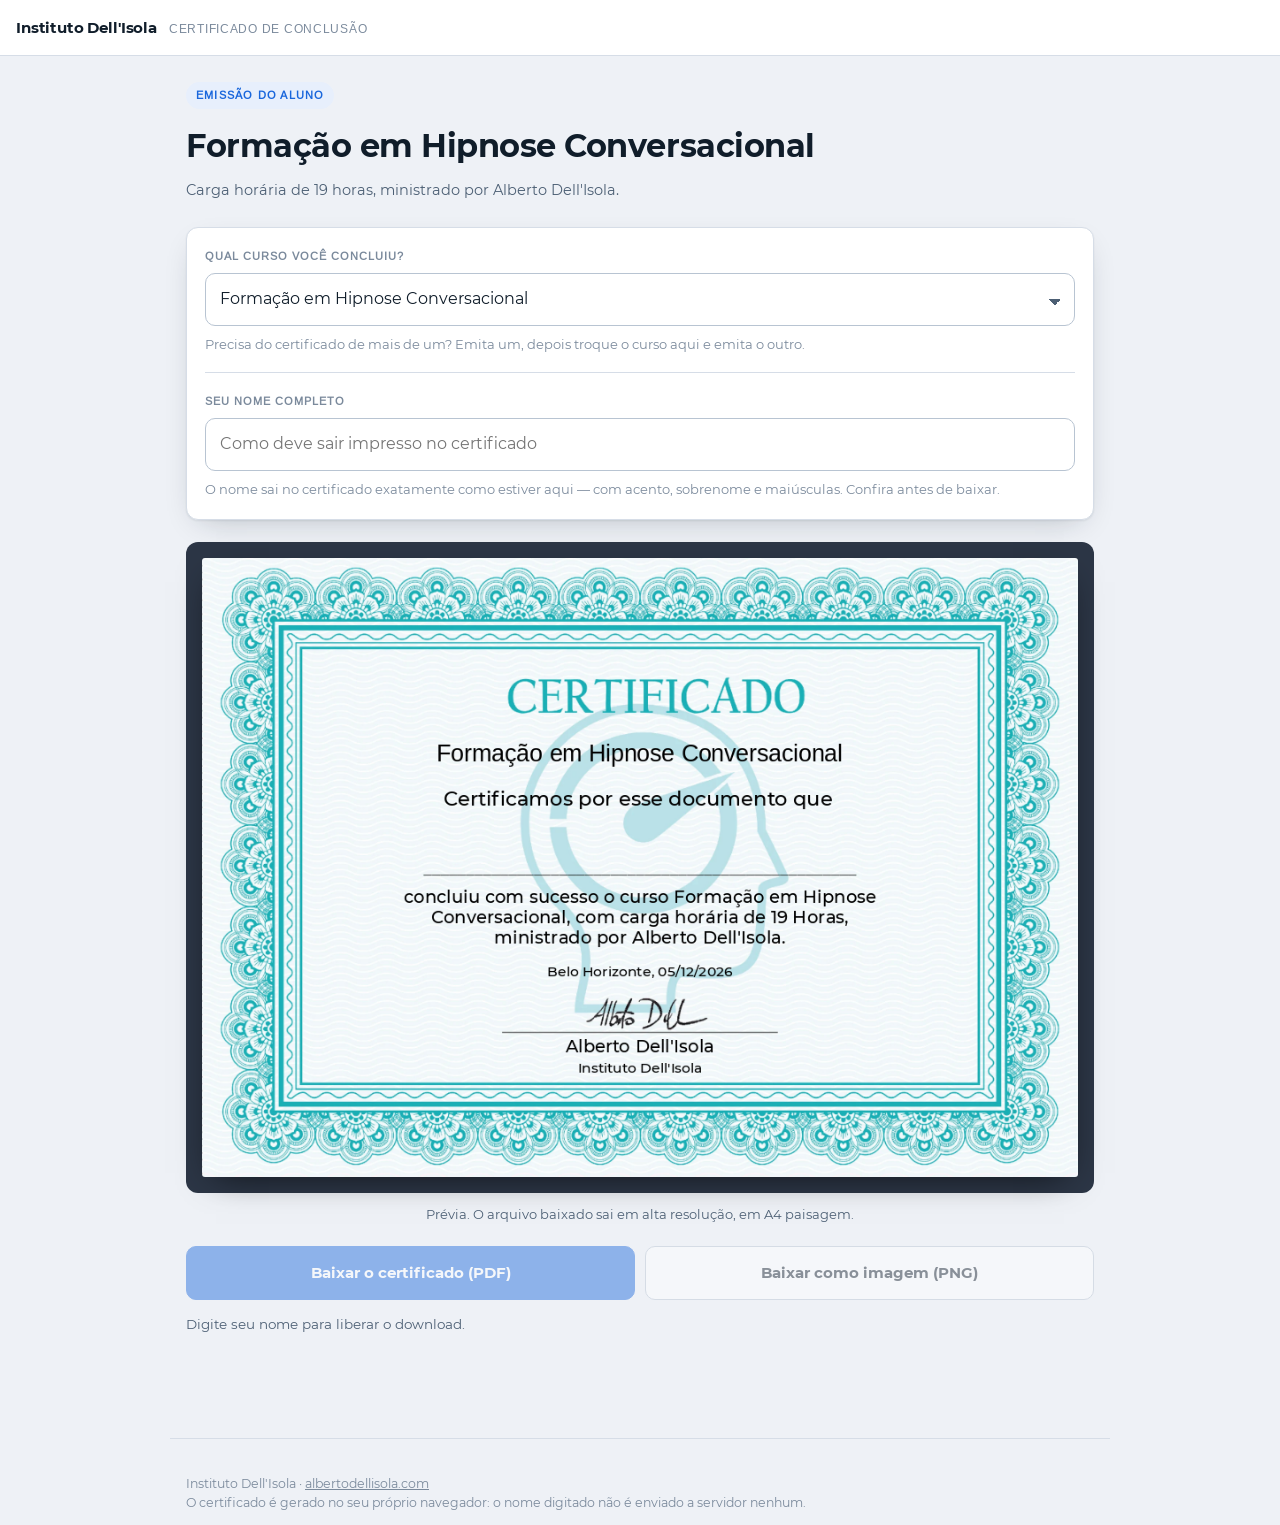
<file: emitir-certificado/index.html>
<!doctype html>
<html lang="pt-BR">
<meta charset="utf-8">
<meta name="viewport" content="width=device-width,initial-scale=1">
<title>Emitir certificado</title>
<meta name="description" content="Emita o certificado de conclusão do seu curso no Instituto Dell'Isola.">

<style>
@font-face{font-family:'Montserrat';font-weight:400;font-style:normal;font-display:swap;src:url(../certificados-assets/fontes/Montserrat-Regular.woff2) format('woff2')}
@font-face{font-family:'Montserrat';font-weight:500;font-style:normal;font-display:swap;src:url(../certificados-assets/fontes/Montserrat-Medium.woff2) format('woff2')}
@font-face{font-family:'Montserrat';font-weight:700;font-style:normal;font-display:swap;src:url(../certificados-assets/fontes/Montserrat-Bold.woff2) format('woff2')}
@font-face{font-family:'DancingScript';font-weight:400;font-style:normal;font-display:swap;src:url(../certificados-assets/fontes/DancingScript-Regular.woff2) format('woff2')}
@font-face{font-family:'Arimo';font-weight:400;font-style:normal;font-display:swap;src:url(../certificados-assets/fontes/Arimo-Regular.woff2) format('woff2')}

:root{
  --tinta:#101d2a; --tinta-fraca:#4c5f74; --tinta-tenue:#7b8a9c;
  --fundo:#eef1f6; --papel:#ffffff; --palco:#2c3646;
  --traco:#d6dde7; --traco-forte:#b8c4d2;
  --acento:#1A67DC; --acento-forte:#1354b6; --acento-tenue:#e7effc;
  --alerta:#a4442a; --alerta-tenue:#fbeee9;
  --sombra:0 1px 2px rgba(16,29,42,.07), 0 10px 30px -14px rgba(16,29,42,.3);
  --raio:12px;
}
@media (prefers-color-scheme:dark){
  :root:not([data-theme="light"]){
    --tinta:#e6ecf4; --tinta-fraca:#a3b1c2; --tinta-tenue:#74849a;
    --fundo:#0b1118; --papel:#141c26; --palco:#070b10;
    --traco:#233040; --traco-forte:#334357;
    --acento:#6ba3ff; --acento-forte:#8ebaff; --acento-tenue:#132131;
    --alerta:#e08a6d; --alerta-tenue:#2a1a14;
    --sombra:0 1px 2px rgba(0,0,0,.45), 0 10px 32px -14px rgba(0,0,0,.7);
  }
}
:root[data-theme="dark"]{
  --tinta:#e6ecf4; --tinta-fraca:#a3b1c2; --tinta-tenue:#74849a;
  --fundo:#0b1118; --papel:#141c26; --palco:#070b10;
  --traco:#233040; --traco-forte:#334357;
  --acento:#6ba3ff; --acento-forte:#8ebaff; --acento-tenue:#132131;
  --alerta:#e08a6d; --alerta-tenue:#2a1a14;
  --sombra:0 1px 2px rgba(0,0,0,.45), 0 10px 32px -14px rgba(0,0,0,.7);
}

*{box-sizing:border-box}
[hidden]{display:none !important}
body{
  margin:0; background:var(--fundo); color:var(--tinta);
  font-family:'Montserrat','Helvetica Neue',Arial,system-ui,sans-serif;
  font-size:15px; line-height:1.55; -webkit-font-smoothing:antialiased;
}
h1,h2{margin:0; text-wrap:balance; font-weight:700; letter-spacing:-.015em}

.topo{
  background:var(--papel); border-bottom:1px solid var(--traco);
  padding:16px 16px; display:flex; align-items:baseline; gap:12px; flex-wrap:wrap;
}
.topo .marca{font-weight:700; font-size:15px; letter-spacing:-.01em}
.topo .sub{font-family:'Arimo',Arial,sans-serif; font-size:12px; color:var(--tinta-tenue); letter-spacing:.06em; text-transform:uppercase}

main{max-width:940px; margin:0 auto; padding:26px 16px 64px}

.cabeca{margin-bottom:26px}
.cabeca .selo{
  display:inline-block; font-family:'Arimo',Arial,sans-serif; font-size:11px;
  letter-spacing:.11em; text-transform:uppercase; font-weight:700;
  color:var(--acento); background:var(--acento-tenue);
  padding:5px 10px; border-radius:99px; margin-bottom:12px;
}
.cabeca h1{font-size:clamp(23px,5.4vw,32px)}
.cabeca p{margin:8px 0 0; color:var(--tinta-fraca); font-size:14.5px}

.cartao{
  background:var(--papel); border:1px solid var(--traco); border-radius:var(--raio);
  box-shadow:var(--sombra); padding:20px 18px;
}
.rotulo{
  display:block; font-family:'Arimo',Arial,sans-serif; font-size:11px;
  letter-spacing:.09em; text-transform:uppercase; color:var(--tinta-tenue);
  font-weight:700; margin-bottom:8px;
}
.campo{
  width:100%; padding:13px 14px; border:1px solid var(--traco-forte);
  border-radius:10px; background:var(--papel); color:var(--tinta);
  font:inherit; font-size:16px;              /* 16px: abaixo disso o iOS dá zoom */
}
.campo:focus{outline:2px solid var(--acento); outline-offset:1px; border-color:var(--acento)}
.dica{margin:9px 0 0; font-size:13px; color:var(--tinta-tenue); line-height:1.45}
.grupoCurso{margin:0 0 20px; padding:0 0 18px; border-bottom:1px solid var(--traco)}
select.campo{
  appearance:none; padding-right:36px; cursor:pointer;
  background-image:linear-gradient(45deg,transparent 50%,var(--tinta-fraca) 50%),
                   linear-gradient(135deg,var(--tinta-fraca) 50%,transparent 50%);
  background-position:calc(100% - 19px) calc(50% + 2px),calc(100% - 13px) calc(50% + 2px);
  background-size:6px 6px,6px 6px; background-repeat:no-repeat;
}

.aviso{
  margin:12px 0 0; padding:11px 13px; border-radius:10px; font-size:13.5px;
  background:var(--alerta-tenue); color:var(--alerta); border:1px solid currentColor;
  display:flex; gap:10px; align-items:center; flex-wrap:wrap;
}
.aviso button{
  font:inherit; font-weight:600; font-size:13px; cursor:pointer;
  background:transparent; color:inherit; border:1px solid currentColor;
  border-radius:8px; padding:5px 10px;
}

.palco{
  margin:22px 0 0; padding:16px; background:var(--palco);
  border-radius:var(--raio); display:flex; justify-content:center;
}
.palco canvas{
  width:100%; height:auto; display:block; border-radius:3px;
  box-shadow:0 10px 34px -14px rgba(0,0,0,.75);
}
.legenda{
  margin:11px 0 0; font-size:13px; color:var(--tinta-fraca);
  text-align:center; text-wrap:balance;
}

.acoes{display:flex; gap:10px; flex-wrap:wrap; margin:22px 0 0}
.bt{
  flex:1 1 210px; padding:14px 18px; border-radius:10px; border:1px solid var(--traco-forte);
  background:var(--papel); color:var(--tinta); cursor:pointer; font:inherit;
  font-weight:600; font-size:15px; display:inline-flex; align-items:center;
  justify-content:center; gap:8px;
}
.bt:hover{border-color:var(--acento); color:var(--acento)}
.bt:focus-visible{outline:2px solid var(--acento); outline-offset:2px}
.bt[disabled]{opacity:.45; cursor:not-allowed}
.bt.forte{background:var(--acento); border-color:var(--acento); color:#fff}
.bt.forte:hover:not([disabled]){background:var(--acento-forte); border-color:var(--acento-forte); color:#fff}

.recado{margin:14px 0 0; font-size:13.5px; color:var(--tinta-fraca); min-height:1.4em}

.rodape{
  margin:40px auto 0; max-width:940px; padding:22px 16px 0;
  border-top:1px solid var(--traco); color:var(--tinta-tenue); font-size:12.5px;
}
.rodape a{color:inherit}
</style>

<header class="topo">
  <span class="marca">Instituto Dell'Isola</span>
  <span class="sub">Certificado de conclusão</span>
</header>

<main>
  <div class="cabeca">
    <span class="selo">Emissão do aluno</span>
    <h1 id="titulo">Emitir certificado</h1>
    <p id="resumo"></p>
  </div>

  <section class="cartao">
    <div class="grupoCurso" id="grupoCurso" hidden>
      <label class="rotulo" for="curso">Qual curso você concluiu?</label>
      <select class="campo" id="curso"></select>
      <p class="dica">Precisa do certificado de mais de um? Emita um, depois troque o curso aqui e emita o outro.</p>
    </div>
    <label class="rotulo" for="nome">Seu nome completo</label>
    <input class="campo" id="nome" type="text" autocomplete="name" spellcheck="false" maxlength="70"
           placeholder="Como deve sair impresso no certificado">
    <p class="dica">O nome sai no certificado exatamente como estiver aqui &mdash; com acento, sobrenome e maiúsculas. Confira antes de baixar.</p>
    <div class="aviso" id="aviso" hidden>
      <span id="avisoTexto"></span>
      <button type="button" id="btArrumar">Arrumar</button>
    </div>
  </section>

  <figure class="palco" style="margin-block-end:0">
    <canvas id="tela" width="990" height="700" aria-label="Prévia do certificado"></canvas>
  </figure>
  <p class="legenda">Prévia. O arquivo baixado sai em alta resolução, em A4 paisagem.</p>

  <div class="acoes">
    <button class="bt forte" id="btPDF" disabled>Baixar o certificado (PDF)</button>
    <button class="bt" id="btPNG" disabled>Baixar como imagem (PNG)</button>
  </div>
  <p class="recado" id="recado" role="status" aria-live="polite">Digite seu nome para liberar o download.</p>
</main>

<footer class="rodape">
  <p>Instituto Dell'Isola &middot; <a href="/">albertodellisola.com</a><br>
  O certificado é gerado no seu próprio navegador: o nome digitado não é enviado a servidor nenhum.</p>
</footer>

<script src="../certificados-assets/motor.js"></script>
<script>
"use strict";

/* ========================= interface do aluno ========================= */

/* Que cursos esta página emite. A lista vem do `fonte/paginas.json` pelo build,
   então uma página nova é uma entrada naquele arquivo — não é copiar HTML.
   Cada título tem que bater com o catálogo do motor; se alguém renomear um
   curso lá, a página para e avisa, em vez de emitir o certificado errado em
   silêncio. O gate confere isso antes, no build. */
const CURSOS_DESTA_PAGINA = ["Formação em Hipnose Conversacional", "Hipnose Para o Controle da Ansiedade", "Formação Em Terapia Online"];
const CIDADE = "Belo Horizonte";

/* Resoluções do emissor: 300 dpi em A4 para o PDF, 2400 px (o do Canva) para
   o PNG — imagem de 3508 px vira arquivo grande demais para pouco ganho. */
const ESC_PDF = 2.481, ESC_PNG = 1.697, ESC_PREVIA = 0.7;

const daPagina = CURSOS_DESTA_PAGINA.map(t => CURSOS.find(c => c.t === t));
const faltando = CURSOS_DESTA_PAGINA.filter((t, i) => !daPagina[i]);
let curso = daPagina[0];

function hojeISO(){
  return new Date().toLocaleDateString("sv-SE");   // AAAA-MM-DD no fuso local
}

function nomeDigitado(){
  return $("#nome").value.replace(/\s+/g, " ").trim();
}

function dados(){
  return { curso, nome: nomeDigitado(), cidade: CIDADE, dataISO: hojeISO() };
}

function descrever(c){
  return `Carga horária de ${doisDig(c.h)} horas, ministrado por ${PROFESSOR}.`;
}

function dizer(t){ $("#recado").textContent = t; }

/* ---- caixa alta e caixa baixa ----
   O nome sai em letra manuscrita. FULANO DE TAL e fulano de tal saem legíveis,
   mas feios, e o aluno costuma só perceber depois de baixar. Aviso com conserto
   em um clique; nunca troco por conta própria, porque nome é do dono dele. */

const PARTICULAS = new Set(["de","da","do","das","dos","e","di","du","del","della","van","von","y"]);

function arrumarCaixa(s){
  return s.split(" ").map((p, i) => {
    const b = p.toLocaleLowerCase("pt-BR");
    if (i > 0 && PARTICULAS.has(b)) return b;
    return b.replace(/^([a-zà-ÿ])/, (m) => m.toLocaleUpperCase("pt-BR"));
  }).join(" ");
}

function conferirCaixa(){
  const n = nomeDigitado();
  const letras = n.replace(/[^a-zA-ZÀ-ÿ]/g, "");
  let recado = "";
  if (letras.length >= 3){
    if (letras === letras.toLocaleUpperCase("pt-BR")) recado = "Seu nome está todo em maiúsculas. Na letra manuscrita do certificado isso fica ruim.";
    else if (letras === letras.toLocaleLowerCase("pt-BR")) recado = "Seu nome está todo em minúsculas.";
  }
  $("#aviso").hidden = !recado;
  if (recado) $("#avisoTexto").textContent = recado;
}

$("#btArrumar").onclick = () => {
  $("#nome").value = arrumarCaixa(nomeDigitado());
  atualizar();
  $("#nome").focus();
};

/* ---- prévia ---- */

let pintando = null;

async function atualizar(){
  const n = nomeDigitado();
  const pronto = n.length >= 3;
  $("#btPDF").disabled = $("#btPNG").disabled = !pronto;
  conferirCaixa();

  const cv = $("#tela");
  cv.width  = Math.round(P_LARG * ESC_PREVIA);
  cv.height = Math.round(P_ALT  * ESC_PREVIA);
  pintando = desenhar(cv.getContext("2d"), ESC_PREVIA, dados());
  await pintando;

  if (!n) dizer("Digite seu nome para liberar o download.");
  else if (!pronto) dizer("Faltam letras no nome.");
  else dizer("");
}

/* ---- download ---- */

async function comCanvas(escala){
  const cv = document.createElement("canvas");
  cv.width  = Math.round(P_LARG * escala);
  cv.height = Math.round(P_ALT  * escala);
  await desenhar(cv.getContext("2d"), escala, dados());
  return cv;
}

async function baixando(bt, texto, tarefa){
  const rotulo = bt.textContent;
  bt.disabled = true; bt.textContent = "Gerando…"; dizer(texto);
  try {
    await tarefa();
    dizer("Pronto. O arquivo está na pasta de downloads do seu aparelho.");
  } catch (e) {
    dizer("Não deu para gerar o arquivo. Recarregue a página e tente de novo.");
    console.error(e);
  } finally {
    bt.textContent = rotulo; bt.disabled = false;
  }
}

$("#btPDF").onclick = () => baixando($("#btPDF"), "Montando o PDF…", async () => {
  const pags = await paginasDoCertificado(dados(), ESC_PDF);
  baixar(montarPDF(pags), nomeArquivo(curso, nomeDigitado(), "pdf"));
});

$("#btPNG").onclick = () => baixando($("#btPNG"), "Montando a imagem…", async () => {
  const cv = await comCanvas(ESC_PNG);
  const blob = await new Promise((ok) => cv.toBlob(ok, "image/png"));
  baixar(blob, nomeArquivo(curso, nomeDigitado(), "png"));
});

/* ---- início ---- */

$("#nome").addEventListener("input", atualizar);

(async () => {
  if (faltando.length){
    dizer(`Não achei no catálogo: ${faltando.join(", ")}. Avise o Instituto.`);
    $("#nome").disabled = true;
    return;
  }

  if (daPagina.length > 1){
    const sel = $("#curso");
    daPagina.forEach((c, i) => {
      const o = document.createElement("option");
      o.value = i; o.textContent = c.t;
      sel.appendChild(o);
    });
    sel.value = "0";
    sel.addEventListener("change", async () => {
      curso = daPagina[+sel.value];
      $("#titulo").textContent = curso.t;
      $("#resumo").textContent = descrever(curso);
      await atualizar();
    });
    $("#grupoCurso").hidden = false;
  }

  $("#titulo").textContent = curso.t;
  $("#resumo").textContent = descrever(curso);
  await aguardarFontes();
  await atualizar();
})();
</script>
</html>
</file>
